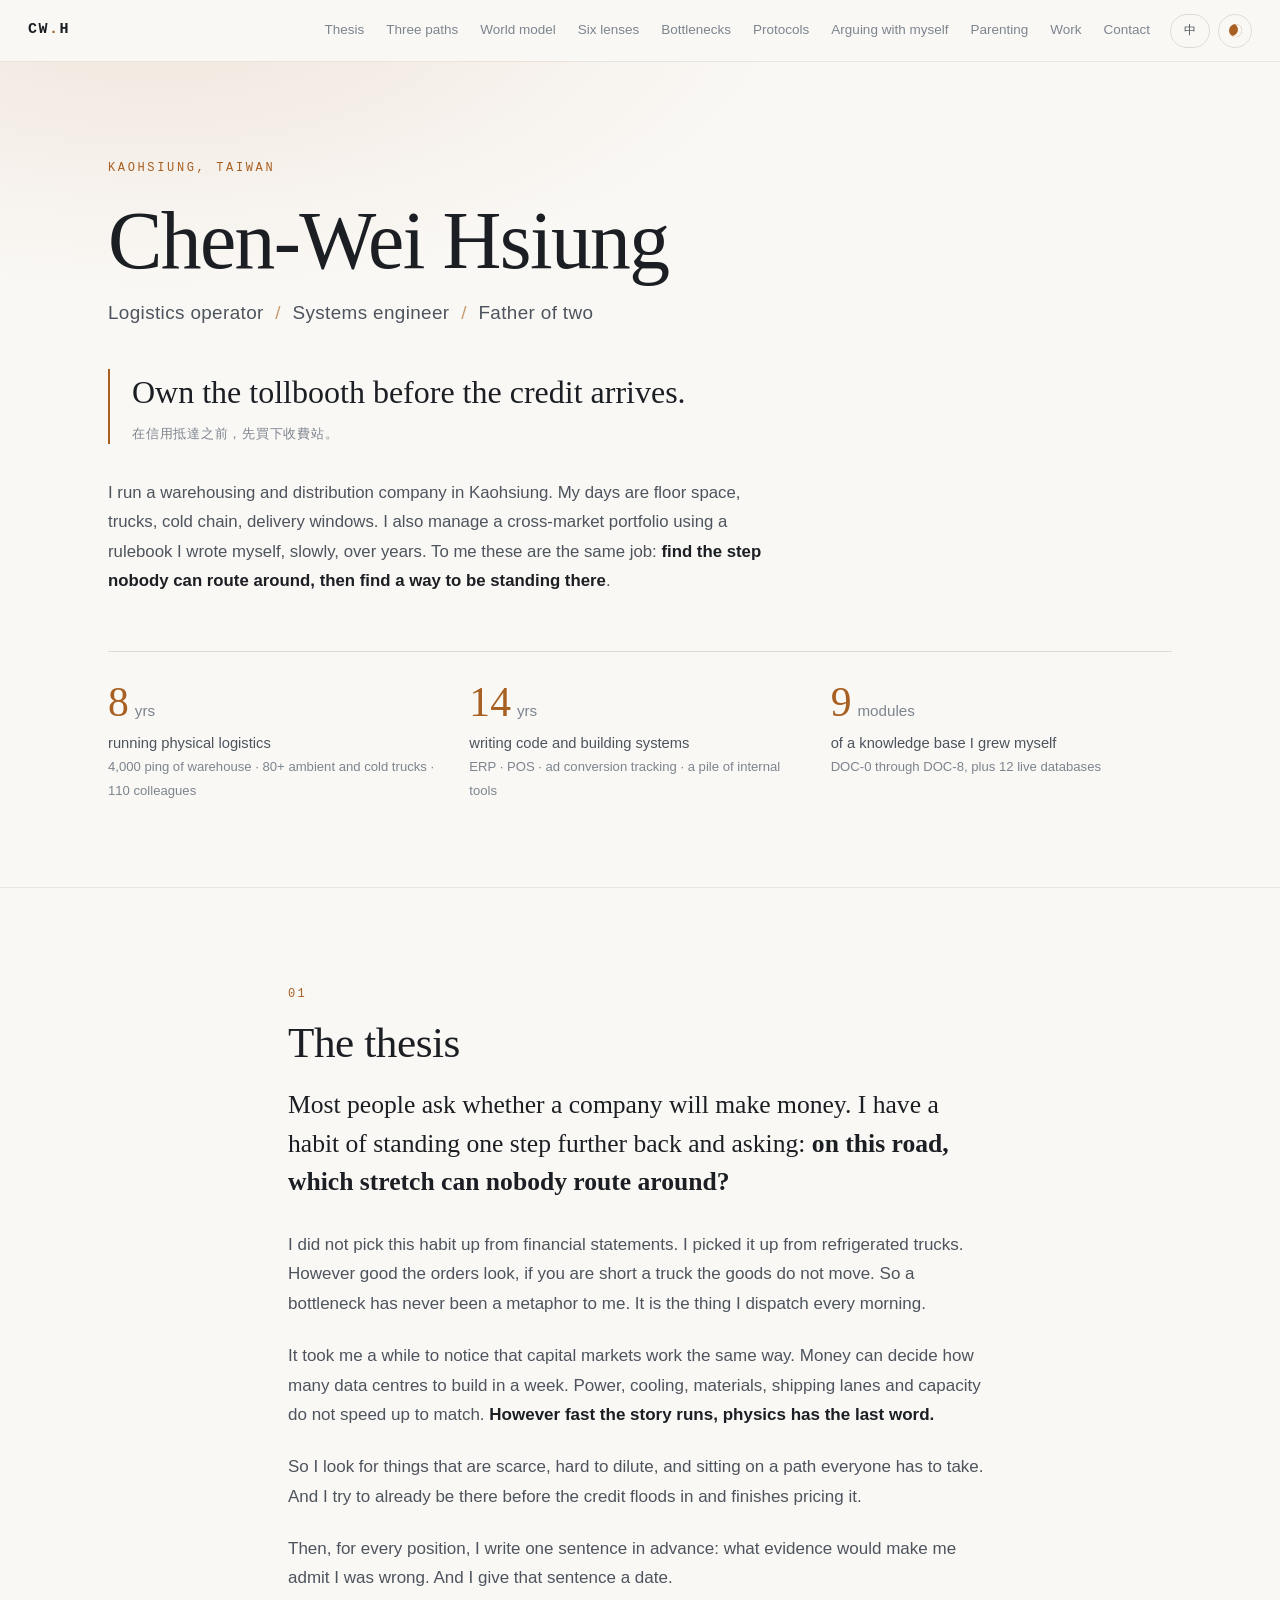
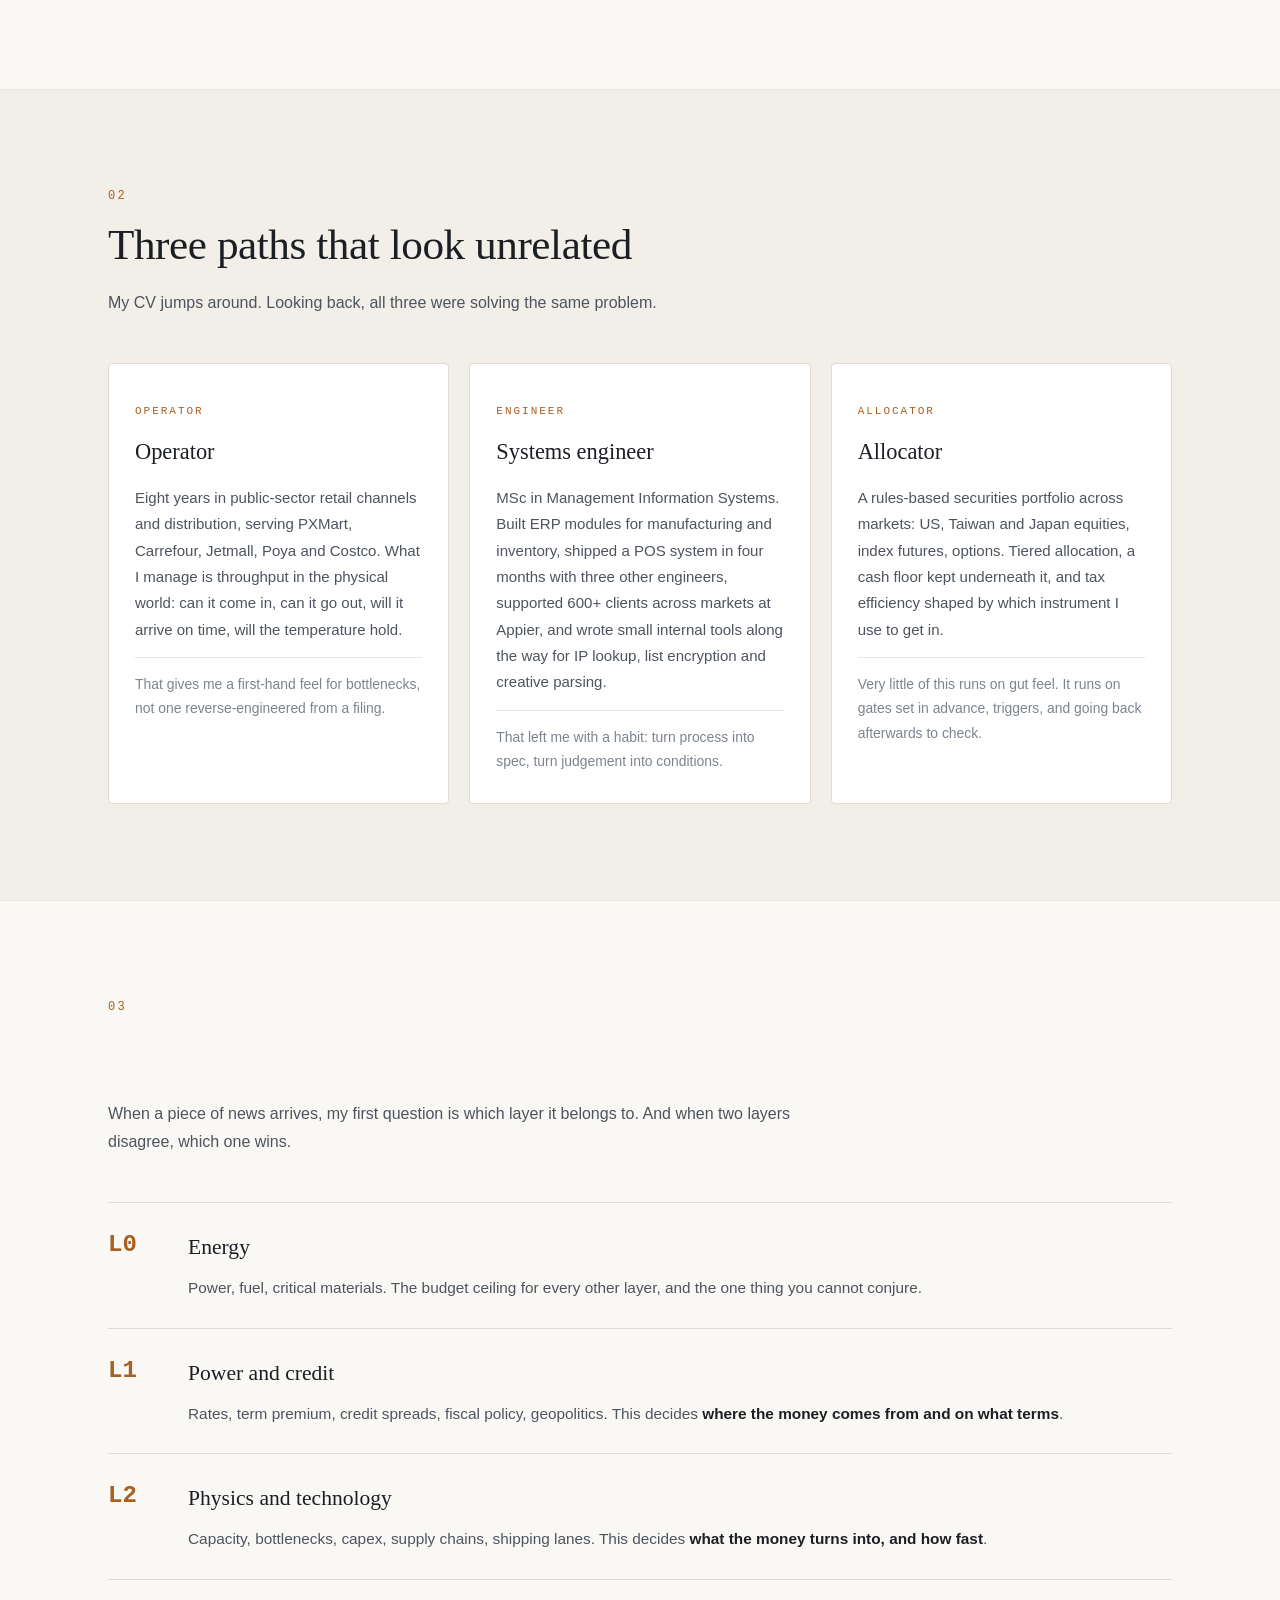
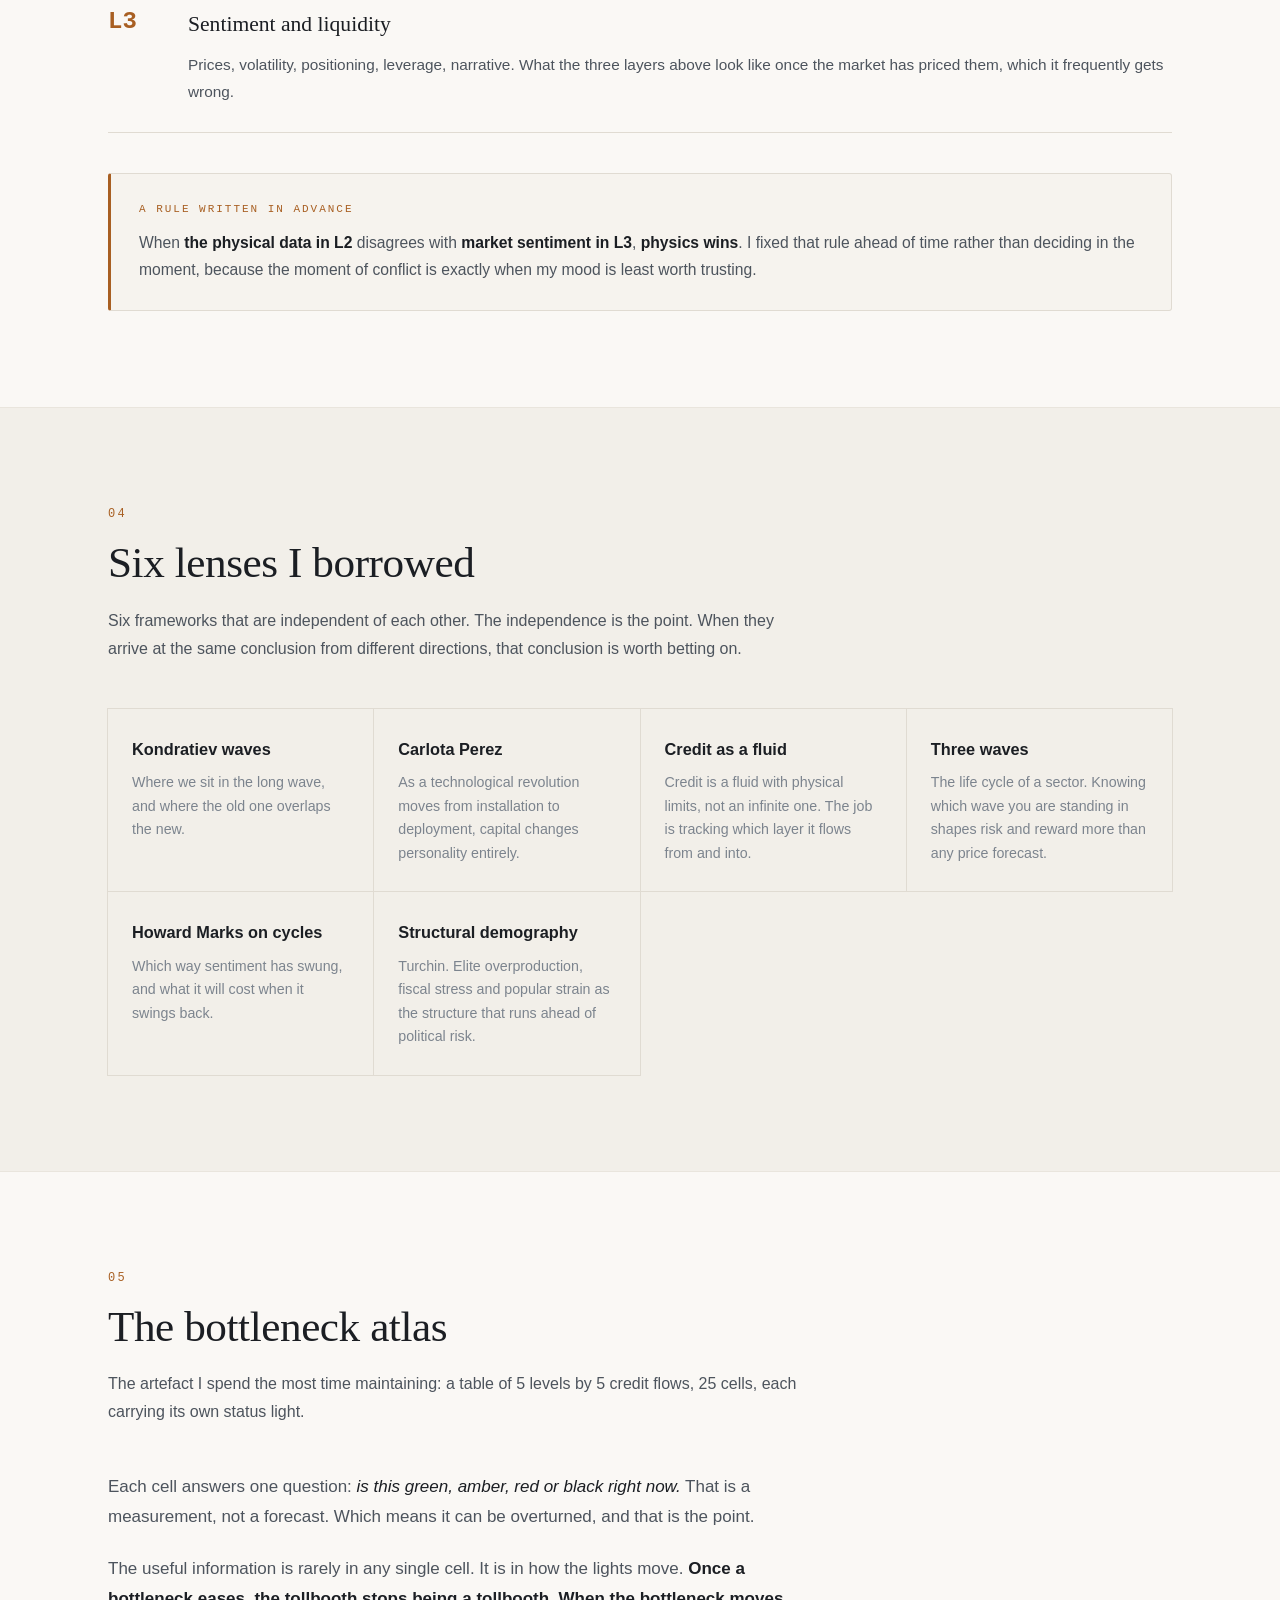
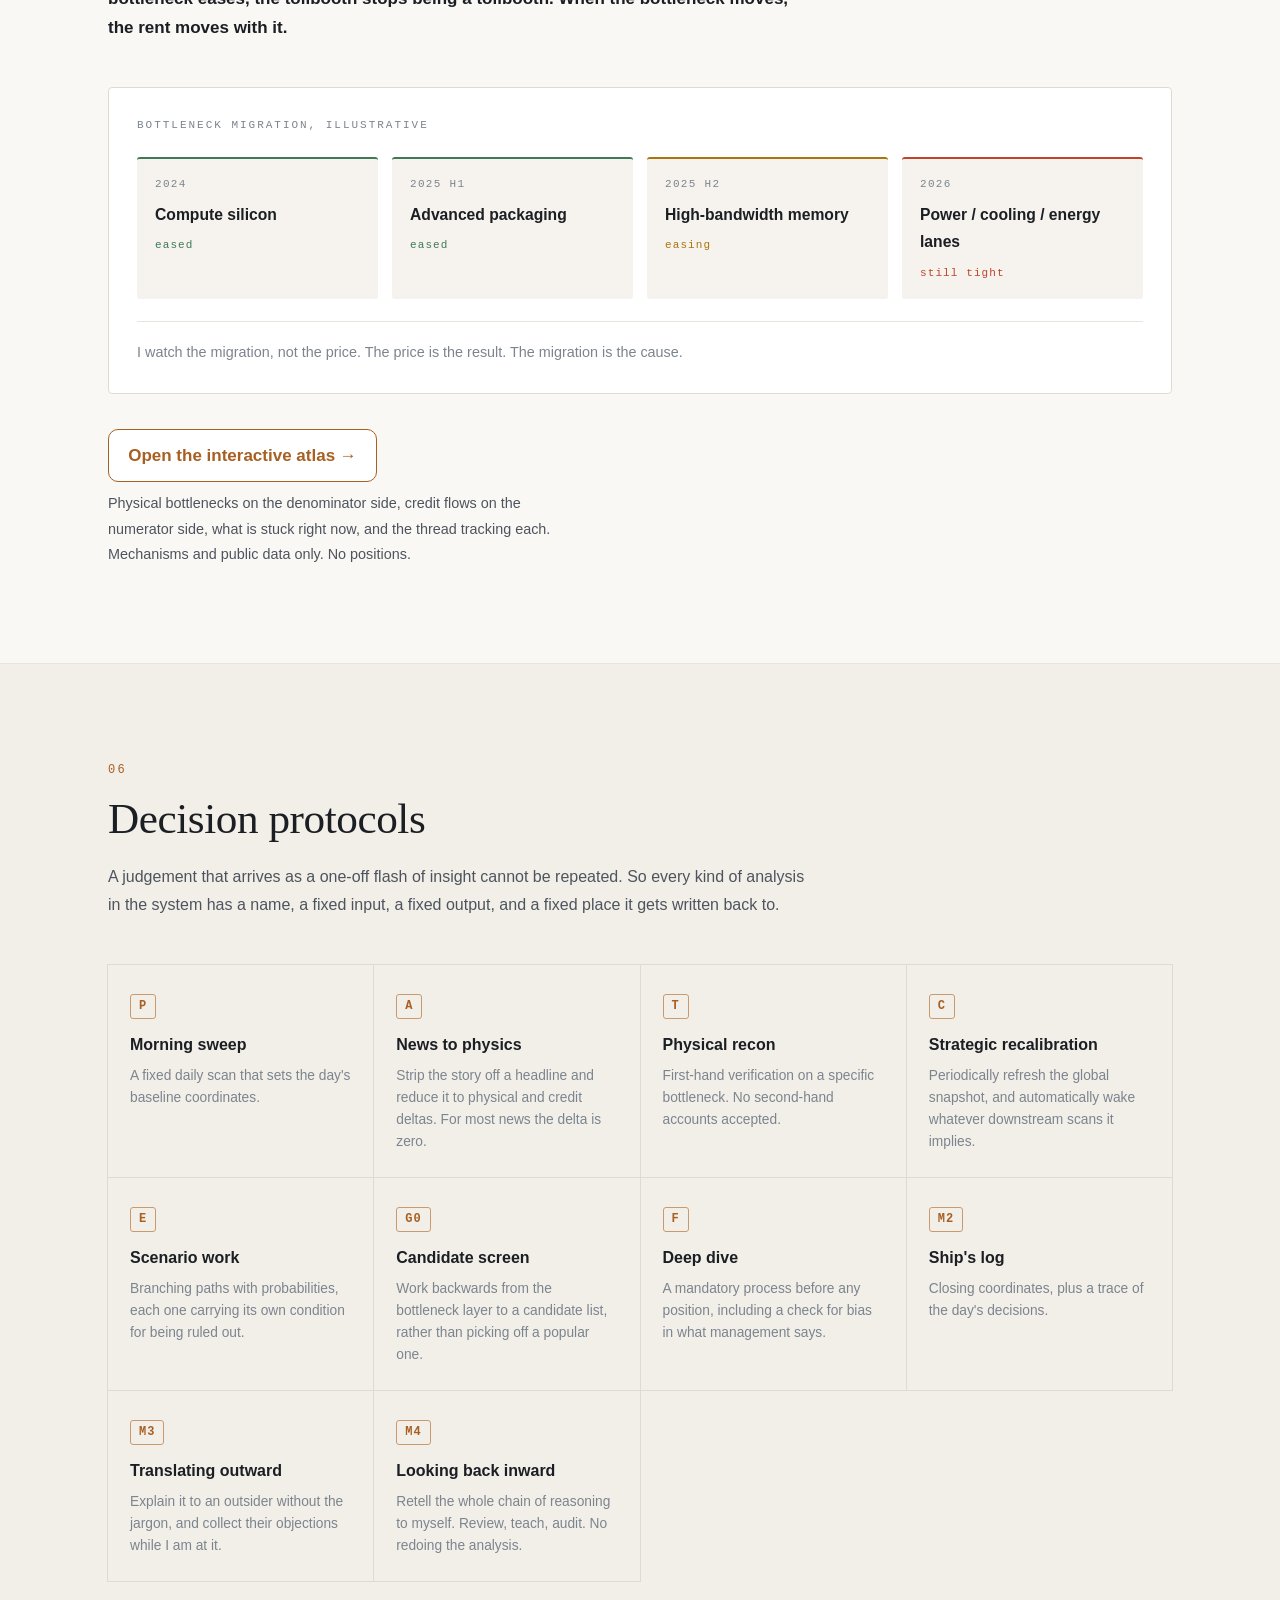
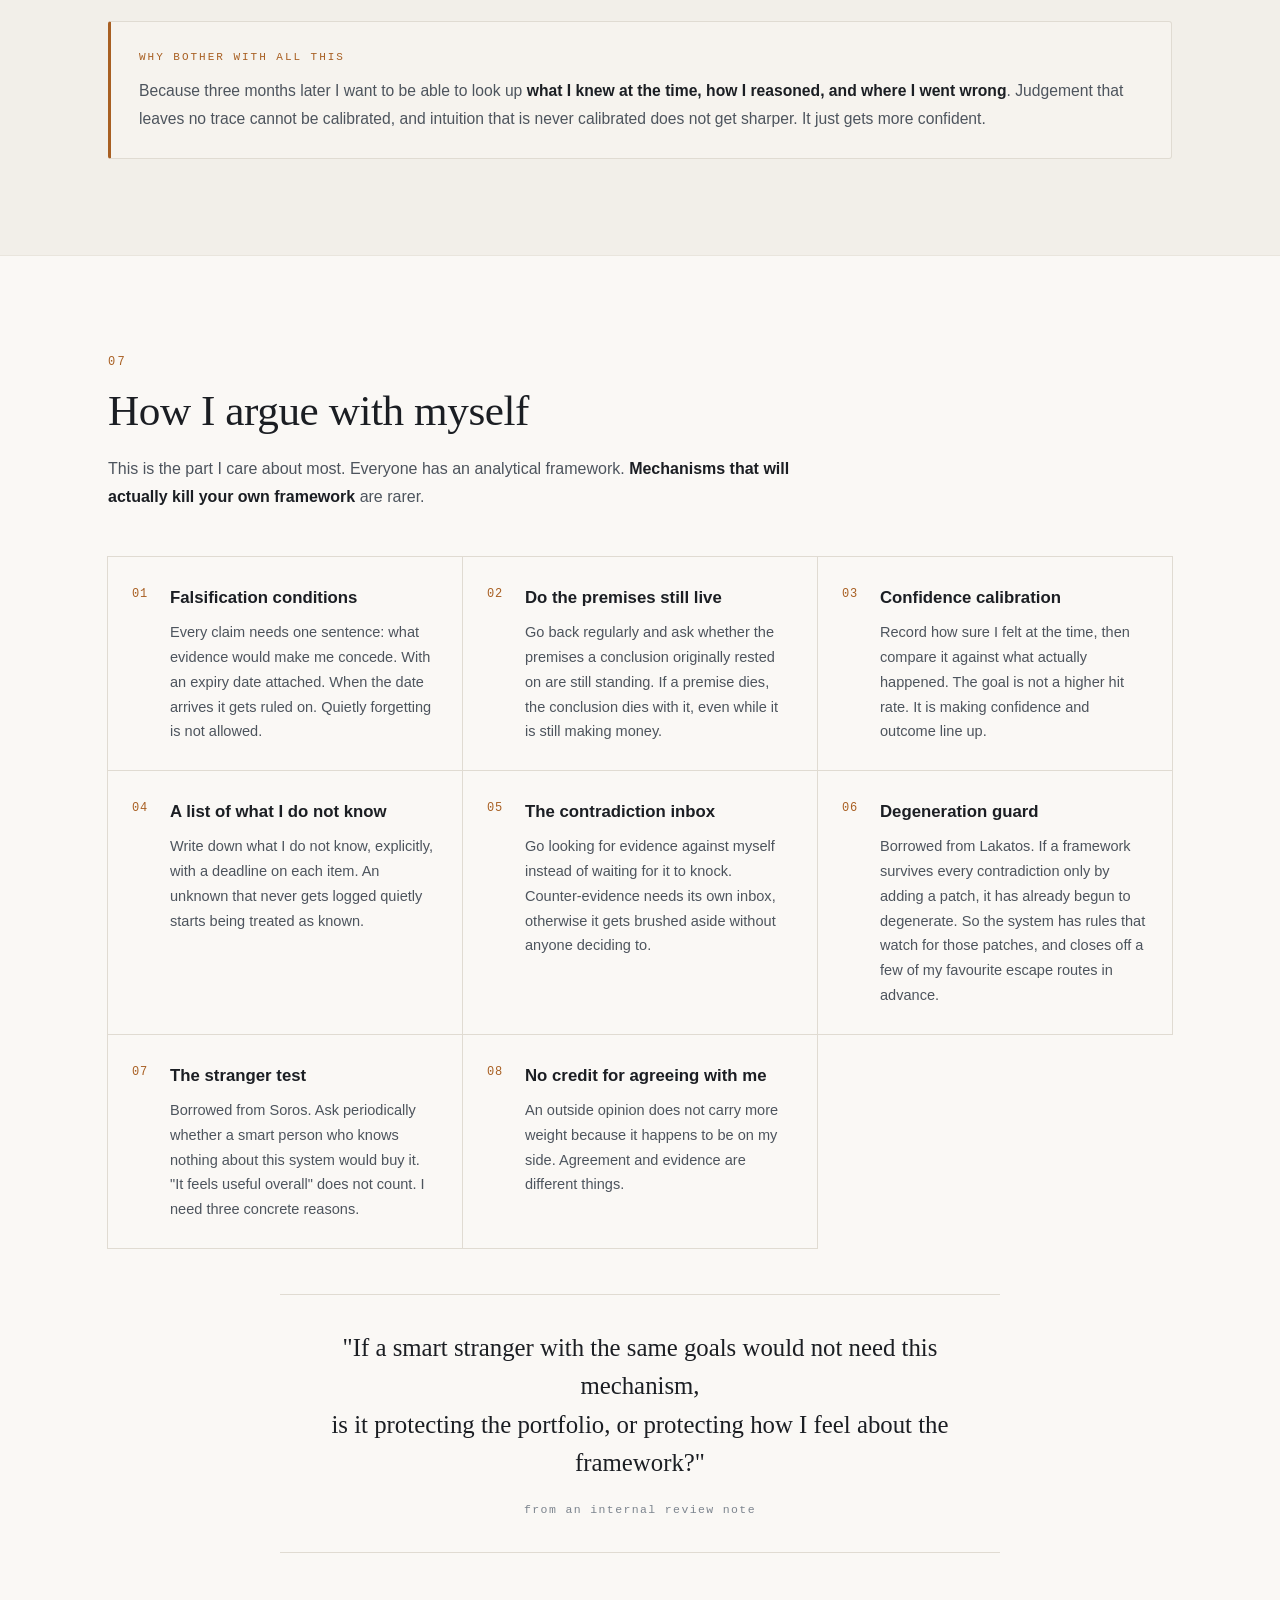
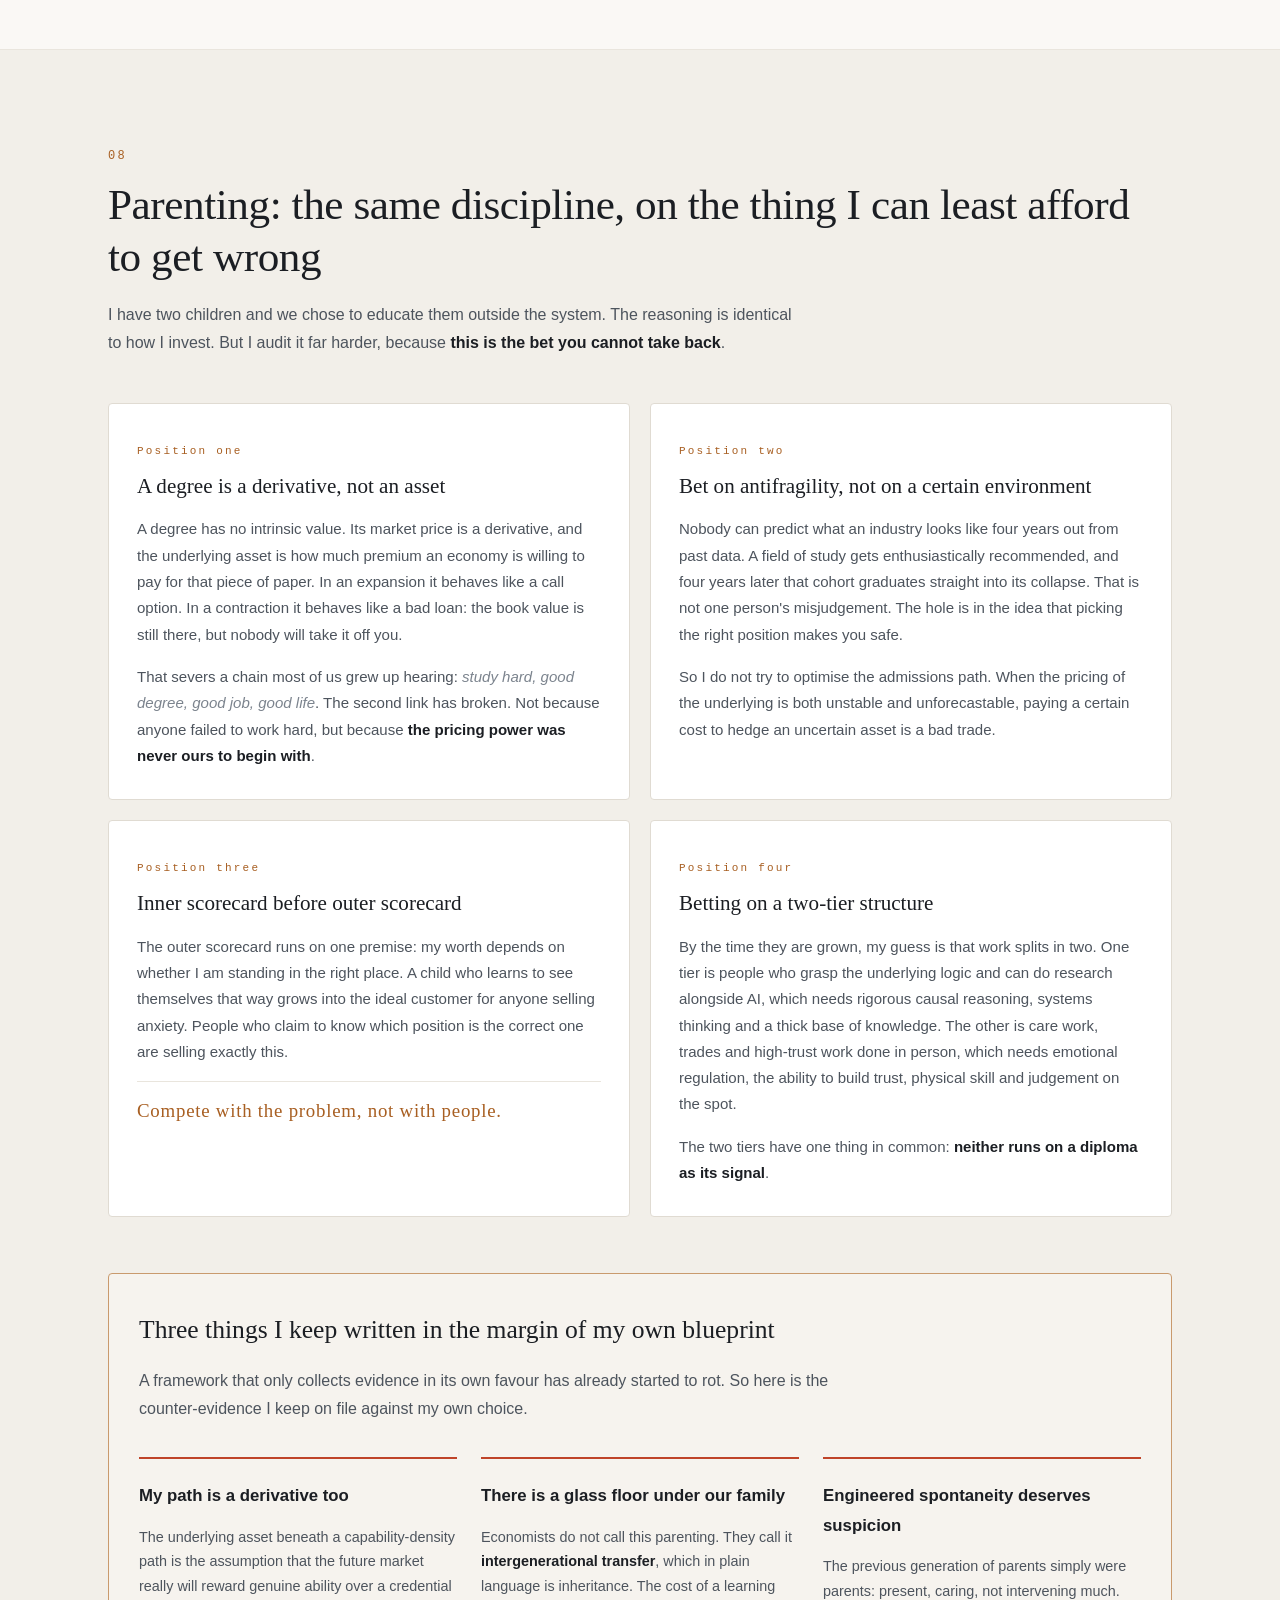
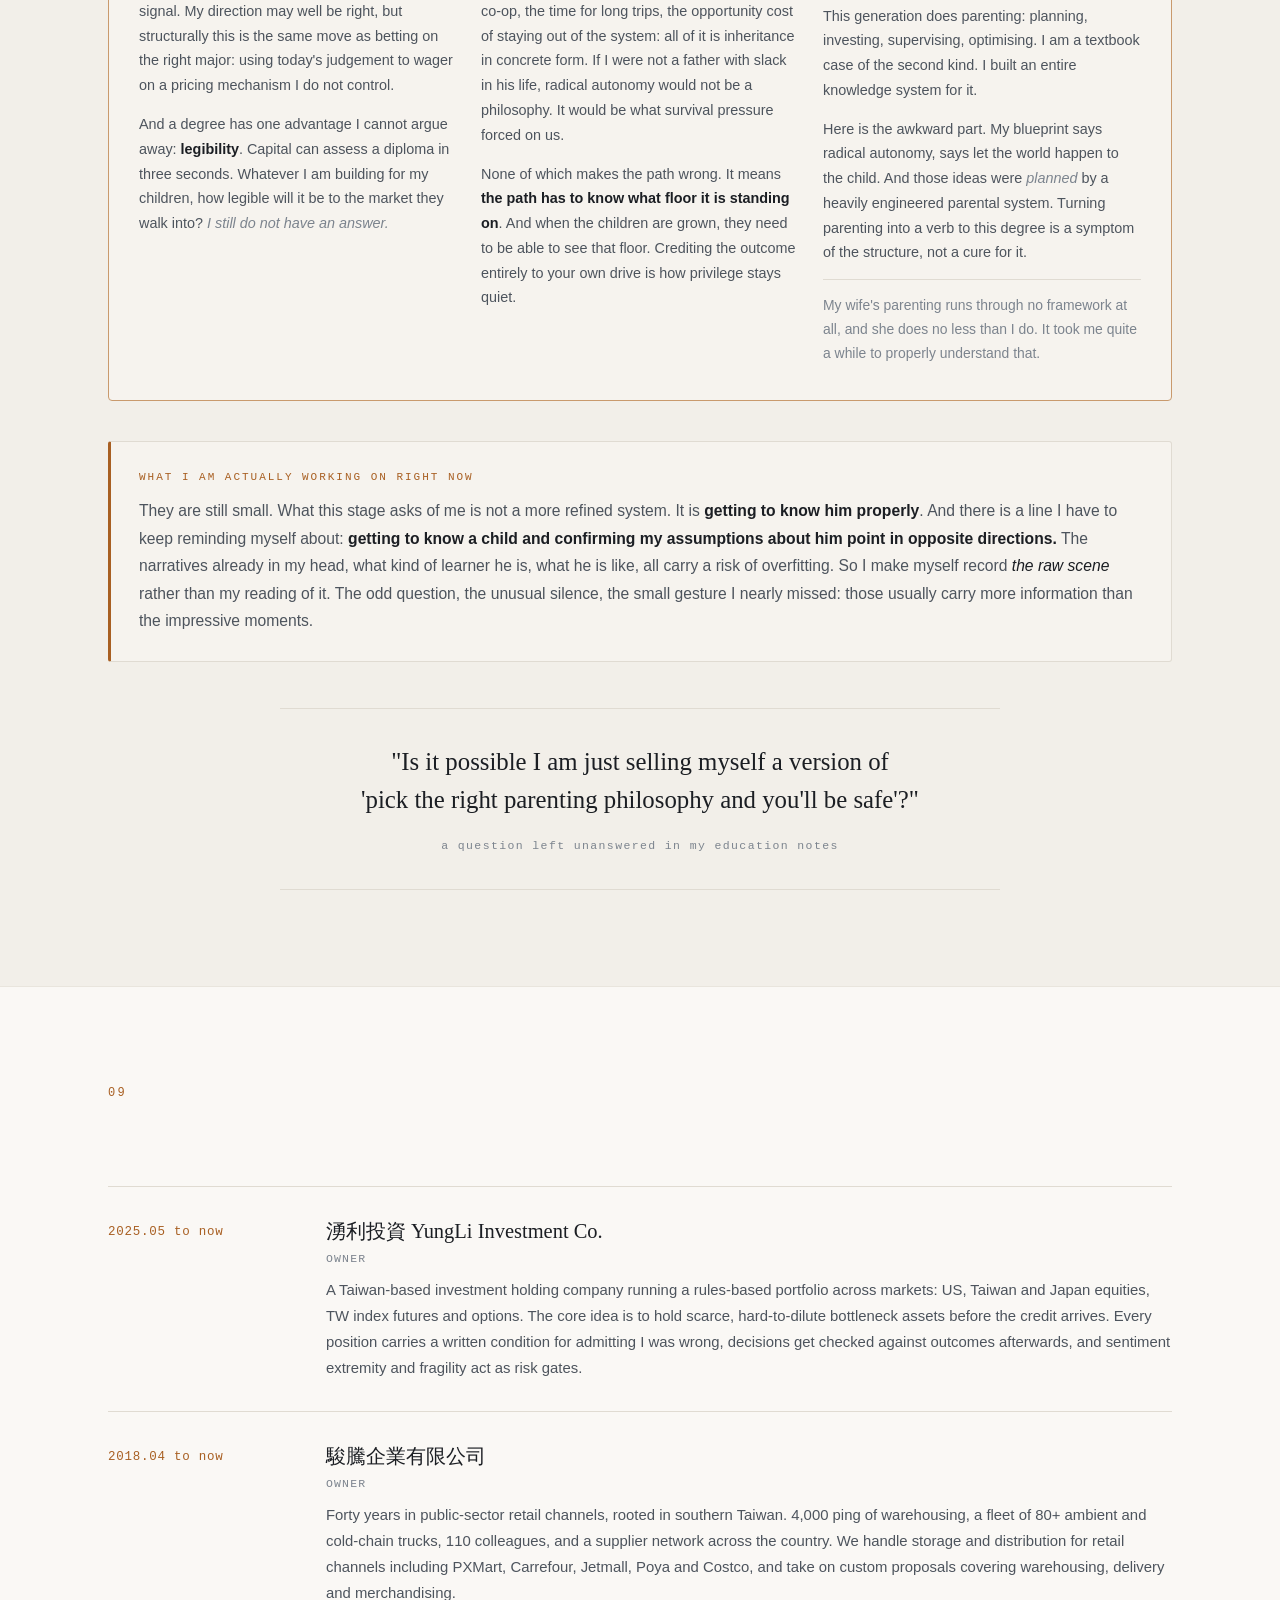
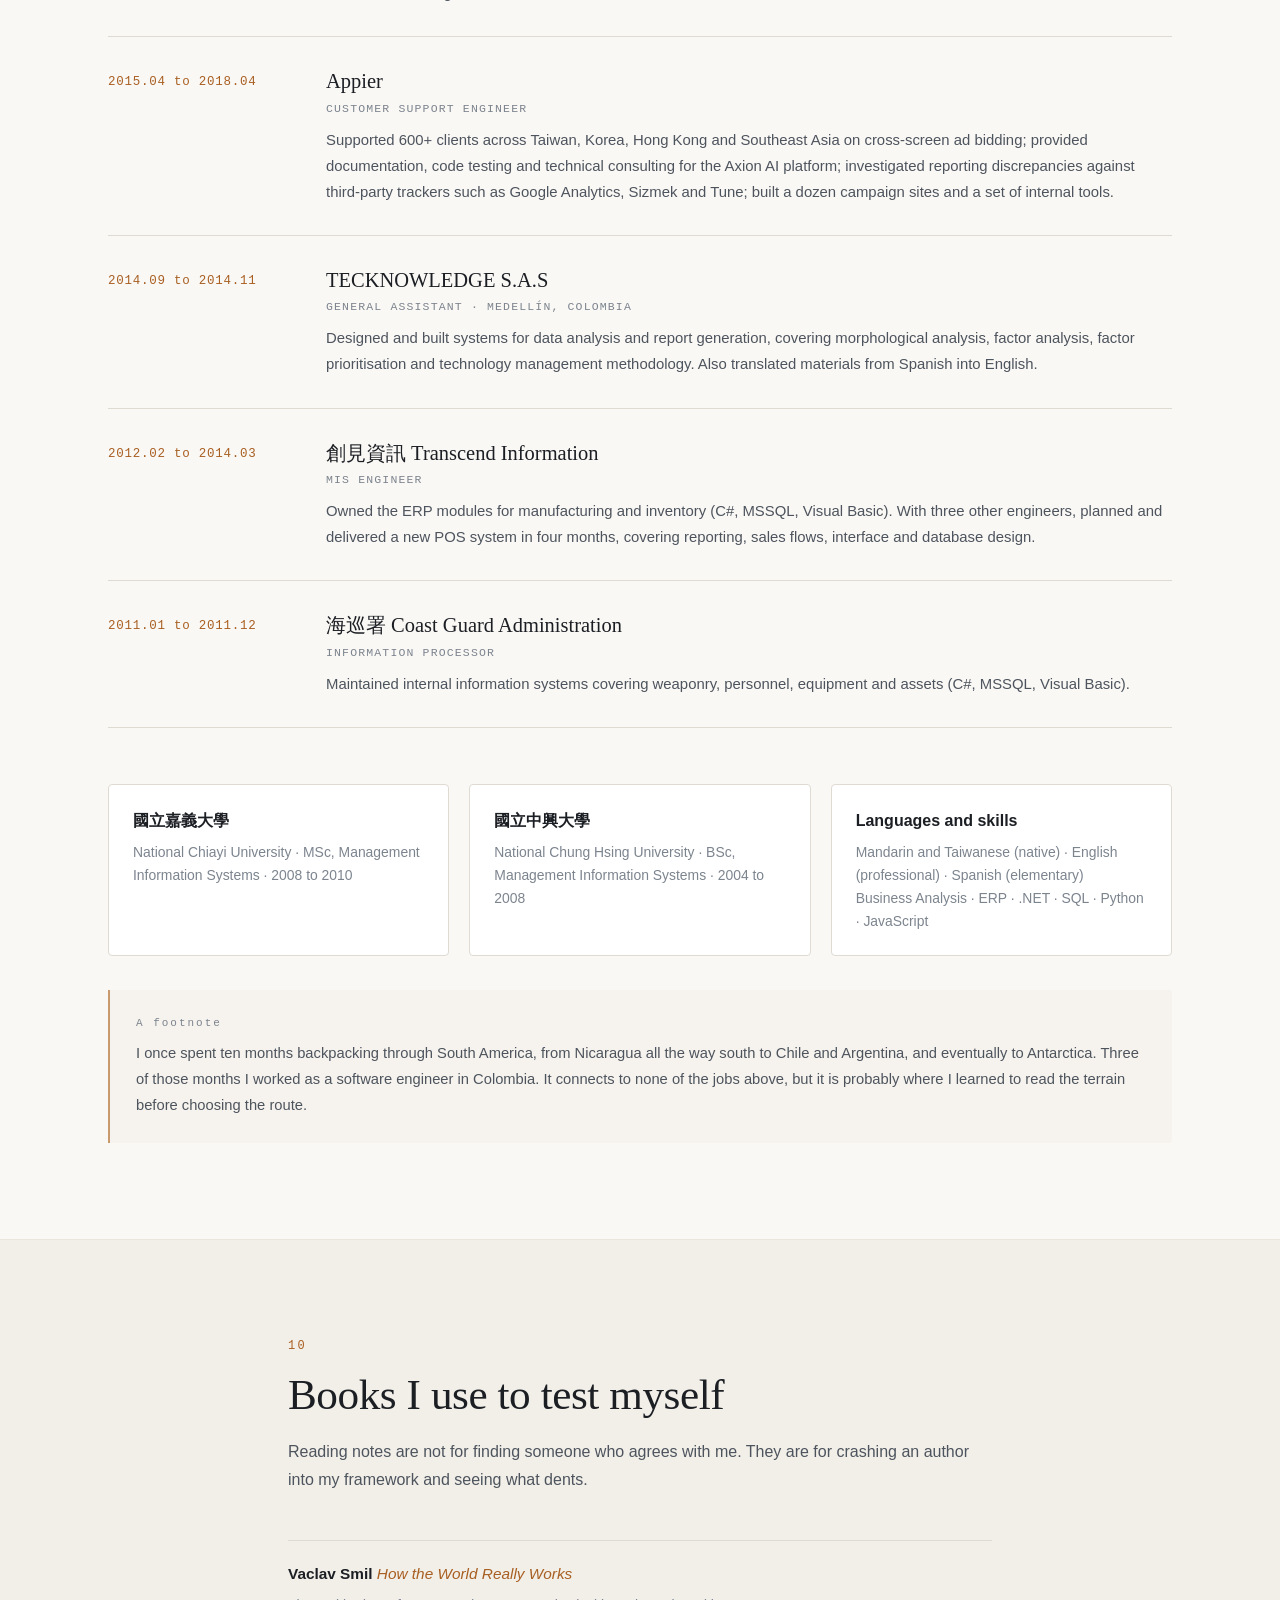
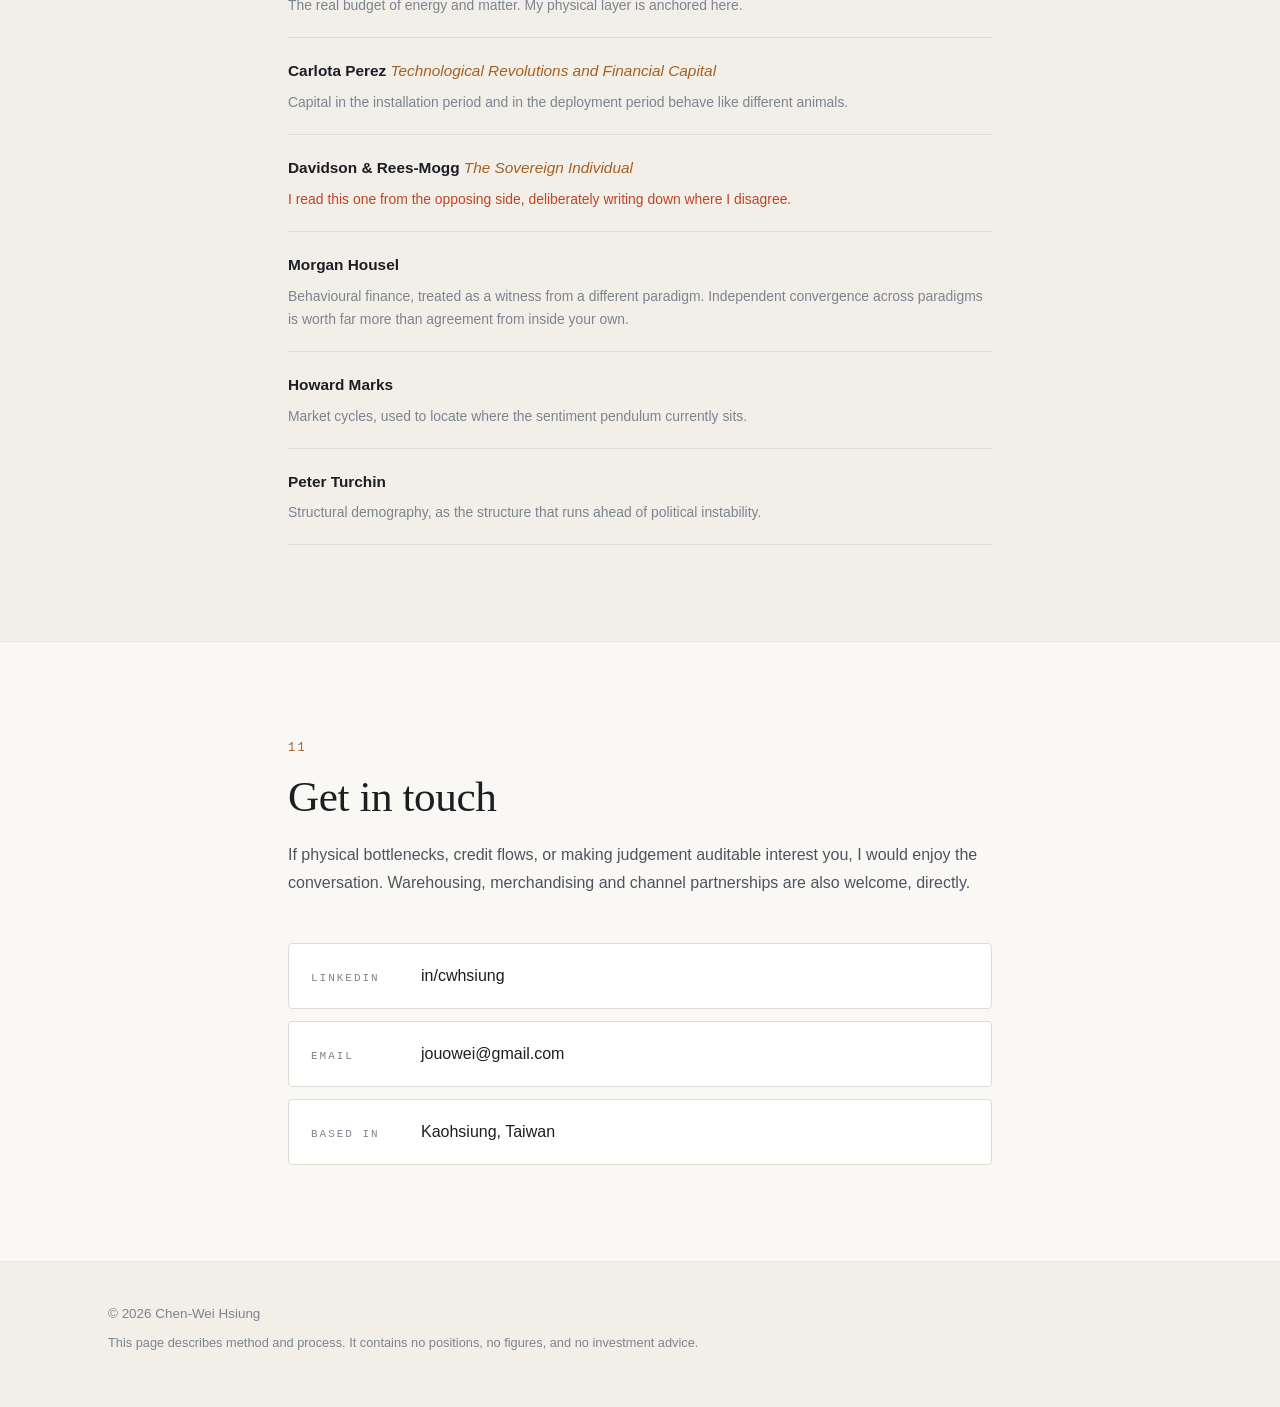
<file: index.html>
<!DOCTYPE html>
<html lang="zh-Hant">
<head>
<meta charset="utf-8">
<meta name="viewport" content="width=device-width, initial-scale=1">
<title>Chen-Wei Hsiung</title>
<meta name="description" content="Chen-Wei Hsiung：在高雄經營倉儲配送，也用一套自己寫的規則系統管理跨市場投資組合。關於物理瓶頸、信用流，以及怎麼跟自己吵架。">
<meta name="author" content="Chen-Wei Hsiung">
<meta property="og:title" content="Chen-Wei Hsiung">
<meta property="og:description" content="在信用抵達之前，先買下收費站。">
<meta property="og:type" content="profile">
<link rel="stylesheet" href="assets/styles.css">
<link rel="icon" href="data:image/svg+xml,<svg xmlns='http://www.w3.org/2000/svg' viewBox='0 0 100 100'><rect width='100' height='100' rx='20' fill='%230d0f12'/><path d='M28 70V30h10v16h24V30h10v40H62V55H38v15z' fill='%23d4884a'/></svg>">
<script>
/* Runs before first paint. Sets theme and language so neither flashes, and
   arms a dead-man switch: the scroll-reveal animation starts elements at
   opacity 0, so if assets/main.js never arrives the page would be invisible.
   If main.js has not checked in shortly, drop the .js class and show
   everything unconditionally. The page must never depend on JS to be read. */
(function () {
  var r = document.documentElement;
  r.classList.add('js');

  try {
    var t = localStorage.getItem('cwh-theme');
    if (t === 'light' || t === 'dark') r.setAttribute('data-theme', t);
  } catch (e) {}

  var l = null;
  try { l = localStorage.getItem('cwh-lang'); } catch (e) {}
  if (l !== 'zh' && l !== 'en') {
    l = (navigator.language || 'zh').toLowerCase().indexOf('zh') === 0 ? 'zh' : 'en';
  }
  r.setAttribute('data-lang', l);
  r.setAttribute('lang', l === 'zh' ? 'zh-Hant' : 'en');

  setTimeout(function () {
    if (!window.__cwhReady) r.classList.remove('js');
  }, 1500);
})();
</script>
</head>
<body>

<a class="skip" href="#main"><span lang="zh">跳至主要內容</span><span lang="en">Skip to content</span></a>

<header class="topbar">
  <a class="brand" href="#top">CW<span class="brand-dot">.</span>H</a>
  <nav class="topnav" aria-label="Sections">
    <a href="#thesis"><span lang="zh">論點</span><span lang="en">Thesis</span></a>
    <a href="#lens"><span lang="zh">三條路</span><span lang="en">Three paths</span></a>
    <a href="#model"><span lang="zh">世界模型</span><span lang="en">World model</span></a>
    <a href="#lenses"><span lang="zh">六副眼鏡</span><span lang="en">Six lenses</span></a>
    <a href="#bottleneck"><span lang="zh">瓶頸圖譜</span><span lang="en">Bottlenecks</span></a>
    <a href="#protocol"><span lang="zh">決策協議</span><span lang="en">Protocols</span></a>
    <a href="#epistemics"><span lang="zh">跟自己吵架</span><span lang="en">Arguing with myself</span></a>
    <a href="#parenting"><span lang="zh">親職</span><span lang="en">Parenting</span></a>
    <a href="#career"><span lang="zh">經歷</span><span lang="en">Work</span></a>
    <a href="#contact"><span lang="zh">聯絡</span><span lang="en">Contact</span></a>
  </nav>
  <div class="toggles">
    <button id="langToggle" class="lang-toggle" type="button" aria-label="Switch language">
      <span lang="zh">EN</span><span lang="en">中</span>
    </button>
    <button id="themeToggle" class="theme-toggle" type="button" aria-label="Switch light or dark theme">
      <span class="theme-icon" aria-hidden="true"></span>
    </button>
  </div>
</header>

<main id="main">

<!-- ───────────────────────── HERO ───────────────────────── -->
<section id="top" class="hero">
  <div class="wrap">
    <p class="eyebrow reveal"><span lang="zh">台灣 高雄</span><span lang="en">Kaohsiung, Taiwan</span></p>
    <h1 class="reveal">Chen-Wei&nbsp;Hsiung</h1>
    <p class="role reveal">
      <span lang="zh">物流業者 <span class="sep">/</span> 系統工程師 <span class="sep">/</span> 兩個孩子的爸</span>
      <span lang="en">Logistics operator <span class="sep">/</span> Systems engineer <span class="sep">/</span> Father of two</span>
    </p>

    <blockquote class="hero-quote reveal">
      <span lang="zh">在信用抵達之前，先買下收費站。</span>
      <span lang="en">Own the tollbooth before the credit arrives.</span>
      <cite lang="en" class="when-zh">Own the tollbooth before the credit arrives.</cite>
      <cite lang="zh" class="when-en">在信用抵達之前，先買下收費站。</cite>
    </blockquote>

    <div class="lede reveal">
      <p lang="zh">
        我在高雄經營一家倉儲配送公司，每天處理的是坪數、車輛、溫層和到貨時間。
        我也用一套自己慢慢寫出來的規則，管理跨市場的投資組合。
        這兩件事在我看來是同一件事：<strong>找出那個繞不過去的環節，然後想辦法待在那裡</strong>。
      </p>
      <p lang="en">
        I run a warehousing and distribution company in Kaohsiung. My days are floor space,
        trucks, cold chain, delivery windows. I also manage a cross-market portfolio using a
        rulebook I wrote myself, slowly, over years. To me these are the same job:
        <strong>find the step nobody can route around, then find a way to be standing there</strong>.
      </p>
    </div>

    <div class="stats reveal">
      <div class="stat">
        <span class="stat-n">8<small lang="zh">年</small><small lang="en">yrs</small></span>
        <span class="stat-l">
          <span lang="zh">經營實體物流<br><em>4,000 坪倉儲 · 80 多輛常低溫車 · 110 位同事</em></span>
          <span lang="en">running physical logistics<br><em>4,000 ping of warehouse · 80+ ambient and cold trucks · 110 colleagues</em></span>
        </span>
      </div>
      <div class="stat">
        <span class="stat-n">14<small lang="zh">年</small><small lang="en">yrs</small></span>
        <span class="stat-l">
          <span lang="zh">寫程式、建系統<br><em>ERP · POS · 廣告轉換追蹤 · 一堆內部小工具</em></span>
          <span lang="en">writing code and building systems<br><em>ERP · POS · ad conversion tracking · a pile of internal tools</em></span>
        </span>
      </div>
      <div class="stat">
        <span class="stat-n">9<small lang="zh">模組</small><small lang="en">modules</small></span>
        <span class="stat-l">
          <span lang="zh">自己長出來的知識庫<br><em>DOC-0 到 DOC-8，加 12 個動態資料庫</em></span>
          <span lang="en">of a knowledge base I grew myself<br><em>DOC-0 through DOC-8, plus 12 live databases</em></span>
        </span>
      </div>
    </div>
  </div>
</section>

<!-- ───────────────────────── THESIS ───────────────────────── -->
<section id="thesis" class="band">
  <div class="wrap narrow">
    <p class="sec-num">01</p>
    <h2 class="reveal"><span lang="zh">論點</span><span lang="en">The thesis</span></h2>
    <div class="prose reveal">
      <p class="big" lang="zh">
        大部分人問的是「這家公司會不會賺錢」。我習慣往前站一步問：
        <strong>這條路上，哪一段是繞不過去的？</strong>
      </p>
      <p class="big" lang="en">
        Most people ask whether a company will make money. I have a habit of standing one step
        further back and asking: <strong>on this road, which stretch can nobody route around?</strong>
      </p>

      <p lang="zh">
        這個習慣不是從財報學來的，是從冷鏈車學來的。訂單再漂亮，車不夠就是出不去。
        所以「瓶頸」對我從來不是比喻，那是我每天早上要調度的東西。
      </p>
      <p lang="en">
        I did not pick this habit up from financial statements. I picked it up from refrigerated
        trucks. However good the orders look, if you are short a truck the goods do not move.
        So a bottleneck has never been a metaphor to me. It is the thing I dispatch every morning.
      </p>

      <p lang="zh">
        後來我發現，看資本市場其實是同一回事。錢可以在一週內決定要蓋多少座資料中心，
        但電力、冷卻、材料、航道和產能不會跟著加速。<strong>故事跑得多快，最後是物理說了算。</strong>
      </p>
      <p lang="en">
        It took me a while to notice that capital markets work the same way. Money can decide how
        many data centres to build in a week. Power, cooling, materials, shipping lanes and capacity
        do not speed up to match. <strong>However fast the story runs, physics has the last word.</strong>
      </p>

      <p lang="zh">
        所以我找的是那種稀缺、不容易被稀釋、剛好卡在必經之路上的東西，
        並且盡量在信用大舉湧入、把它定價完成之前就先待在那裡。
      </p>
      <p lang="en">
        So I look for things that are scarce, hard to dilute, and sitting on a path everyone has to
        take. And I try to already be there before the credit floods in and finishes pricing it.
      </p>

      <p lang="zh">
        然後，每一個部位我都會先寫下一句話：什麼證據出現，我就承認自己看錯了。
        還會給它一個日期。
      </p>
      <p lang="en">
        Then, for every position, I write one sentence in advance: what evidence would make me admit
        I was wrong. And I give that sentence a date.
      </p>
    </div>
  </div>
</section>

<!-- ───────────────────────── THREE PATHS ───────────────────────── -->
<section id="lens" class="band alt">
  <div class="wrap">
    <p class="sec-num">02</p>
    <h2 class="reveal">
      <span lang="zh">三條看起來不相干的路</span>
      <span lang="en">Three paths that look unrelated</span>
    </h2>
    <p class="sec-sub reveal">
      <span lang="zh">我的履歷跳來跳去。但回頭看，它們解的是同一個問題。</span>
      <span lang="en">My CV jumps around. Looking back, all three were solving the same problem.</span>
    </p>

    <div class="cards three">
      <article class="card reveal">
        <span class="card-tag">Operator</span>
        <h3><span lang="zh">營運者</span><span lang="en">Operator</span></h3>
        <p lang="zh">
          八年做軍公教通路和零售儲運，服務全聯、家福、捷盟、寶雅、Costco 這些通路。
          我管的是實體世界的吞吐量：東西進得來嗎、出得去嗎、幾點到、溫度撐不撐得住。
        </p>
        <p lang="en">
          Eight years in public-sector retail channels and distribution, serving PXMart, Carrefour,
          Jetmall, Poya and Costco. What I manage is throughput in the physical world: can it come in,
          can it go out, will it arrive on time, will the temperature hold.
        </p>
        <p class="card-note" lang="zh">這讓我對瓶頸的感覺很直接，不是從財報反推出來的想像。</p>
        <p class="card-note" lang="en">That gives me a first-hand feel for bottlenecks, not one reverse-engineered from a filing.</p>
      </article>

      <article class="card reveal">
        <span class="card-tag">Engineer</span>
        <h3><span lang="zh">系統工程師</span><span lang="en">Systems engineer</span></h3>
        <p lang="zh">
          資訊管理碩士。做過製造和庫存的 ERP，和三位工程師在四個月內把一套 POS 系統生出來，
          在 Appier 支援六百多個跨市場客戶，順手寫了些查 IP、加密、解析素材的小工具。
        </p>
        <p lang="en">
          MSc in Management Information Systems. Built ERP modules for manufacturing and inventory,
          shipped a POS system in four months with three other engineers, supported 600+ clients
          across markets at Appier, and wrote small internal tools along the way for IP lookup,
          list encryption and creative parsing.
        </p>
        <p class="card-note" lang="zh">這讓我養成一個習慣：把流程寫成規格，把判斷寫成條件。</p>
        <p class="card-note" lang="en">That left me with a habit: turn process into spec, turn judgement into conditions.</p>
      </article>

      <article class="card reveal">
        <span class="card-tag">Allocator</span>
        <h3><span lang="zh">配置者</span><span lang="en">Allocator</span></h3>
        <p lang="zh">
          用規則管理跨市場的證券組合：美股、台股、日股、指數期貨、選擇權。
          分層配置，留一層現金地板，稅務效率會影響我選哪個工具進場。
        </p>
        <p lang="en">
          A rules-based securities portfolio across markets: US, Taiwan and Japan equities, index
          futures, options. Tiered allocation, a cash floor kept underneath it, and tax efficiency
          shaped by which instrument I use to get in.
        </p>
        <p class="card-note" lang="zh">這裡我不太靠盤感。靠的是事先設好的閘門、觸發條件，和事後回頭對答案。</p>
        <p class="card-note" lang="en">Very little of this runs on gut feel. It runs on gates set in advance, triggers, and going back afterwards to check.</p>
      </article>
    </div>
  </div>
</section>

<!-- ───────────────────────── WORLD MODEL ───────────────────────── -->
<section id="model" class="band">
  <div class="wrap">
    <p class="sec-num">03</p>
    <h2 class="reveal"><span lang="zh">我看世界的四層</span><span lang="en">The four layers I read the world in</span></h2>
    <p class="sec-sub reveal">
      <span lang="zh">一則新聞進來，我第一件事是問它屬於哪一層。層跟層打架的時候，誰說了算。</span>
      <span lang="en">When a piece of news arrives, my first question is which layer it belongs to. And when two layers disagree, which one wins.</span>
    </p>

    <ol class="layers">
      <li class="layer reveal">
        <span class="layer-id">L0</span>
        <div class="layer-body">
          <h3><span lang="zh">能量</span><span lang="en">Energy</span></h3>
          <p lang="zh">電力、燃料、關鍵材料。這是其他所有層的預算上限，而且它變不出來。</p>
          <p lang="en">Power, fuel, critical materials. The budget ceiling for every other layer, and the one thing you cannot conjure.</p>
        </div>
      </li>
      <li class="layer reveal">
        <span class="layer-id">L1</span>
        <div class="layer-body">
          <h3><span lang="zh">權力與信用</span><span lang="en">Power and credit</span></h3>
          <p lang="zh">利率、期限溢酬、信用利差、財政、地緣。它決定<em>錢從哪裡來、用什麼條件來</em>。</p>
          <p lang="en">Rates, term premium, credit spreads, fiscal policy, geopolitics. This decides <em>where the money comes from and on what terms</em>.</p>
        </div>
      </li>
      <li class="layer reveal">
        <span class="layer-id">L2</span>
        <div class="layer-body">
          <h3><span lang="zh">物理與技術</span><span lang="en">Physics and technology</span></h3>
          <p lang="zh">產能、瓶頸、資本支出、供應鏈、航道。它決定<em>錢最後變成什麼，以及變得多快</em>。</p>
          <p lang="en">Capacity, bottlenecks, capex, supply chains, shipping lanes. This decides <em>what the money turns into, and how fast</em>.</p>
        </div>
      </li>
      <li class="layer reveal">
        <span class="layer-id">L3</span>
        <div class="layer-body">
          <h3><span lang="zh">情緒與流動性</span><span lang="en">Sentiment and liquidity</span></h3>
          <p lang="zh">價格、波動、部位、槓桿、故事。這是上面三層被市場定價之後的樣子，而定價常常是錯的。</p>
          <p lang="en">Prices, volatility, positioning, leverage, narrative. What the three layers above look like once the market has priced them, which it frequently gets wrong.</p>
        </div>
      </li>
    </ol>

    <div class="rule reveal">
      <span class="rule-label"><span lang="zh">事先寫好的規則</span><span lang="en">A rule written in advance</span></span>
      <p lang="zh">
        當 <strong>L2 的物理數據</strong>跟 <strong>L3 的市場情緒</strong>打架，<strong>物理優先</strong>。
        這條我是事先寫死的，不是當下才決定。因為衝突發生的那個當下，
        正好是我最不該相信自己心情的時候。
      </p>
      <p lang="en">
        When <strong>the physical data in L2</strong> disagrees with <strong>market sentiment in L3</strong>,
        <strong>physics wins</strong>. I fixed that rule ahead of time rather than deciding in the moment,
        because the moment of conflict is exactly when my mood is least worth trusting.
      </p>
    </div>
  </div>
</section>

<!-- ───────────────────────── SIX LENSES ───────────────────────── -->
<section id="lenses" class="band alt">
  <div class="wrap">
    <p class="sec-num">04</p>
    <h2 class="reveal"><span lang="zh">我借來的六副眼鏡</span><span lang="en">Six lenses I borrowed</span></h2>
    <p class="sec-sub reveal">
      <span lang="zh">六個彼此獨立的框架。獨立這件事很重要：它們如果從不同方向指到同一個結論，那個結論才值得下注。</span>
      <span lang="en">Six frameworks that are independent of each other. The independence is the point. When they arrive at the same conclusion from different directions, that conclusion is worth betting on.</span>
    </p>

    <div class="grid-mini">
      <div class="mini reveal">
        <h4><span lang="zh">康波週期</span><span lang="en">Kondratiev waves</span></h4>
        <p lang="zh">判斷我們站在長波的哪一段，以及舊波和新波重疊在哪裡。</p>
        <p lang="en">Where we sit in the long wave, and where the old one overlaps the new.</p>
      </div>
      <div class="mini reveal">
        <h4><span lang="zh">佩蕾絲框架</span><span lang="en">Carlota Perez</span></h4>
        <p lang="zh">技術革命從安裝期走到部署期，資本的性格會整個換一副臉。</p>
        <p lang="en">As a technological revolution moves from installation to deployment, capital changes personality entirely.</p>
      </div>
      <div class="mini reveal">
        <h4><span lang="zh">信用物理</span><span lang="en">Credit as a fluid</span></h4>
        <p lang="zh">信用是有物理限制的流體，不是無限的。要追蹤它從哪一層流到哪一層。</p>
        <p lang="en">Credit is a fluid with physical limits, not an infinite one. The job is tracking which layer it flows from and into.</p>
      </div>
      <div class="mini reveal">
        <h4><span lang="zh">三浪模型</span><span lang="en">Three waves</span></h4>
        <p lang="zh">賽道的生命週期。知道自己站在第幾浪，比預測價格更能決定風險報酬。</p>
        <p lang="en">The life cycle of a sector. Knowing which wave you are standing in shapes risk and reward more than any price forecast.</p>
      </div>
      <div class="mini reveal">
        <h4><span lang="zh">Marks 的鐘擺</span><span lang="en">Howard Marks on cycles</span></h4>
        <p lang="zh">市場情緒現在擺到哪一邊，以及擺回來要付多少代價。</p>
        <p lang="en">Which way sentiment has swung, and what it will cost when it swings back.</p>
      </div>
      <div class="mini reveal">
        <h4><span lang="zh">結構人口學</span><span lang="en">Structural demography</span></h4>
        <p lang="zh">Turchin。菁英過度生產、財政壓力、民意張力，是政治風險的先行結構。</p>
        <p lang="en">Turchin. Elite overproduction, fiscal stress and popular strain as the structure that runs ahead of political risk.</p>
      </div>
    </div>
  </div>
</section>

<!-- ───────────────────────── BOTTLENECK ───────────────────────── -->
<section id="bottleneck" class="band">
  <div class="wrap">
    <p class="sec-num">05</p>
    <h2 class="reveal"><span lang="zh">物理瓶頸圖譜</span><span lang="en">The bottleneck atlas</span></h2>
    <p class="sec-sub reveal">
      <span lang="zh">系統裡我花最多時間維護的東西：一張 5 個層級乘 5 種信用流的表，25 格，每一格自己一個燈號。</span>
      <span lang="en">The artefact I spend the most time maintaining: a table of 5 levels by 5 credit flows, 25 cells, each carrying its own status light.</span>
    </p>

    <div class="prose reveal">
      <p lang="zh">
        每一格只回答一個問題：<em>這裡現在是綠燈、黃燈、紅燈，還是黑燈。</em>
        這不是預測，是量測。所以它可以被推翻，這正是我要的。
      </p>
      <p lang="en">
        Each cell answers one question: <em>is this green, amber, red or black right now.</em>
        That is a measurement, not a forecast. Which means it can be overturned, and that is the point.
      </p>
      <p lang="zh">
        真正有用的資訊其實不在單一格，而在燈號怎麼移動。
        <strong>瓶頸一旦鬆開，收費站就不再是收費站；瓶頸換了位置，租金也跟著搬家。</strong>
      </p>
      <p lang="en">
        The useful information is rarely in any single cell. It is in how the lights move.
        <strong>Once a bottleneck eases, the tollbooth stops being a tollbooth. When the bottleneck
        moves, the rent moves with it.</strong>
      </p>
    </div>

    <figure class="migration reveal">
      <figcaption><span lang="zh">瓶頸遷移追蹤（示意）</span><span lang="en">Bottleneck migration, illustrative</span></figcaption>
      <ol class="mig-track">
        <li>
          <span class="mig-y">2024</span>
          <span class="mig-t"><span lang="zh">運算晶片</span><span lang="en">Compute silicon</span></span>
          <span class="mig-s eased"><span lang="zh">已鬆開</span><span lang="en">eased</span></span>
        </li>
        <li>
          <span class="mig-y">2025 H1</span>
          <span class="mig-t"><span lang="zh">先進封裝</span><span lang="en">Advanced packaging</span></span>
          <span class="mig-s eased"><span lang="zh">已鬆開</span><span lang="en">eased</span></span>
        </li>
        <li>
          <span class="mig-y">2025 H2</span>
          <span class="mig-t"><span lang="zh">高頻寬記憶體</span><span lang="en">High-bandwidth memory</span></span>
          <span class="mig-s easing"><span lang="zh">鬆開中</span><span lang="en">easing</span></span>
        </li>
        <li>
          <span class="mig-y">2026</span>
          <span class="mig-t"><span lang="zh">電力 / 冷卻 / 能源航道</span><span lang="en">Power / cooling / energy lanes</span></span>
          <span class="mig-s hot"><span lang="zh">還卡著</span><span lang="en">still tight</span></span>
        </li>
      </ol>
      <p class="fig-note">
        <span lang="zh">我盯的是遷移，不是價格。價格是結果，遷移是原因。</span>
        <span lang="en">I watch the migration, not the price. The price is the result. The migration is the cause.</span>
      </p>
    </figure>

    <p class="atlas-cta reveal">
      <a href="atlas/">
        <span lang="zh">打開互動版瓶頸圖譜 →</span>
        <span lang="en">Open the interactive atlas →</span>
      </a>
      <span class="atlas-cta-note">
        <span lang="zh">分母側的物理瓶頸、分子側的信用流向、目前卡住的環節，以及追蹤它們的每一條線。只含機制與公開資料，不含任何部位。</span>
        <span lang="en">Physical bottlenecks on the denominator side, credit flows on the numerator side, what is stuck right now, and the thread tracking each. Mechanisms and public data only. No positions.</span>
      </span>
    </p>
  </div>
</section>

<!-- ───────────────────────── PROTOCOLS ───────────────────────── -->
<section id="protocol" class="band alt">
  <div class="wrap">
    <p class="sec-num">06</p>
    <h2 class="reveal"><span lang="zh">決策協議</span><span lang="en">Decision protocols</span></h2>
    <p class="sec-sub reveal">
      <span lang="zh">判斷如果只是一次性的靈感，下次就複製不了。所以系統裡每一種分析都有名字，有固定的輸入、輸出，和固定要寫回哪裡。</span>
      <span lang="en">A judgement that arrives as a one-off flash of insight cannot be repeated. So every kind of analysis in the system has a name, a fixed input, a fixed output, and a fixed place it gets written back to.</span>
    </p>

    <div class="proto-grid">
      <div class="proto reveal"><span class="p-id">P</span>
        <h4><span lang="zh">晨巡</span><span lang="en">Morning sweep</span></h4>
        <p lang="zh">每天固定掃一遍，把當日的座標基線立起來。</p>
        <p lang="en">A fixed daily scan that sets the day's baseline coordinates.</p>
      </div>
      <div class="proto reveal"><span class="p-id">A</span>
        <h4><span lang="zh">新聞物理轉譯</span><span lang="en">News to physics</span></h4>
        <p lang="zh">把新聞的故事剝掉，還原成物理和信用的增量。大多數新聞的增量是零。</p>
        <p lang="en">Strip the story off a headline and reduce it to physical and credit deltas. For most news the delta is zero.</p>
      </div>
      <div class="proto reveal"><span class="p-id">T</span>
        <h4><span lang="zh">物理偵察</span><span lang="en">Physical recon</span></h4>
        <p lang="zh">針對某個瓶頸做一手查證，不接受二手轉述。</p>
        <p lang="en">First-hand verification on a specific bottleneck. No second-hand accounts accepted.</p>
      </div>
      <div class="proto reveal"><span class="p-id">C</span>
        <h4><span lang="zh">戰略校準</span><span lang="en">Strategic recalibration</span></h4>
        <p lang="zh">定期更新全域座標快照，並自動把下游該掃的東西叫起來。</p>
        <p lang="en">Periodically refresh the global snapshot, and automatically wake whatever downstream scans it implies.</p>
      </div>
      <div class="proto reveal"><span class="p-id">E</span>
        <h4><span lang="zh">情境推演</span><span lang="en">Scenario work</span></h4>
        <p lang="zh">多條分支路徑和機率，每一條都要附上自己的否證條件。</p>
        <p lang="en">Branching paths with probabilities, each one carrying its own condition for being ruled out.</p>
      </div>
      <div class="proto reveal"><span class="p-id">G0</span>
        <h4><span lang="zh">標的前篩</span><span lang="en">Candidate screen</span></h4>
        <p lang="zh">從瓶頸層級反推候選名單，而不是從熱門清單裡挑。</p>
        <p lang="en">Work backwards from the bottleneck layer to a candidate list, rather than picking off a popular one.</p>
      </div>
      <div class="proto reveal"><span class="p-id">F</span>
        <h4><span lang="zh">個股盡調</span><span lang="en">Deep dive</span></h4>
        <p lang="zh">進場前的強制流程，包含管理層說法的偏差偵測。</p>
        <p lang="en">A mandatory process before any position, including a check for bias in what management says.</p>
      </div>
      <div class="proto reveal"><span class="p-id">M2</span>
        <h4><span lang="zh">航海日誌</span><span lang="en">Ship's log</span></h4>
        <p lang="zh">收盤座標，和當天的決策留痕。</p>
        <p lang="en">Closing coordinates, plus a trace of the day's decisions.</p>
      </div>
      <div class="proto reveal"><span class="p-id">M3</span>
        <h4><span lang="zh">對外翻譯</span><span lang="en">Translating outward</span></h4>
        <p lang="zh">用不帶術語的話講給外人聽，順便收集他們的反駁。</p>
        <p lang="en">Explain it to an outsider without the jargon, and collect their objections while I am at it.</p>
      </div>
      <div class="proto reveal"><span class="p-id">M4</span>
        <h4><span lang="zh">對內回顧</span><span lang="en">Looking back inward</span></h4>
        <p lang="zh">對自己把來龍去脈重講一次。回顧、教學、稽核，不重做分析。</p>
        <p lang="en">Retell the whole chain of reasoning to myself. Review, teach, audit. No redoing the analysis.</p>
      </div>
    </div>

    <div class="rule reveal">
      <span class="rule-label"><span lang="zh">為什麼要這麼囉唆</span><span lang="en">Why bother with all this</span></span>
      <p lang="zh">
        因為三個月後我想查得到：<strong>當時我知道什麼、我怎麼推的、我錯在哪</strong>。
        沒有留痕的判斷沒辦法校準，而沒辦法校準的直覺不會變準，只會讓人越來越有自信。
      </p>
      <p lang="en">
        Because three months later I want to be able to look up <strong>what I knew at the time,
        how I reasoned, and where I went wrong</strong>. Judgement that leaves no trace cannot be
        calibrated, and intuition that is never calibrated does not get sharper. It just gets more confident.
      </p>
    </div>
  </div>
</section>

<!-- ───────────────────────── EPISTEMICS ───────────────────────── -->
<section id="epistemics" class="band">
  <div class="wrap">
    <p class="sec-num">07</p>
    <h2 class="reveal"><span lang="zh">我怎麼跟自己吵架</span><span lang="en">How I argue with myself</span></h2>
    <p class="sec-sub reveal">
      <span lang="zh">這是整套東西裡我最在意的部分。分析框架大家都有，<strong>會動手殺死自己框架的機制</strong>比較少見。</span>
      <span lang="en">This is the part I care about most. Everyone has an analytical framework. <strong>Mechanisms that will actually kill your own framework</strong> are rarer.</span>
    </p>

    <ol class="disc">
      <li class="reveal">
        <h4><span lang="zh">可證偽條件</span><span lang="en">Falsification conditions</span></h4>
        <p lang="zh">每個論點都要寫下一句：什麼證據出現，我就認錯。還要附到期日。時間到就得裁決，不能假裝忘記。</p>
        <p lang="en">Every claim needs one sentence: what evidence would make me concede. With an expiry date attached. When the date arrives it gets ruled on. Quietly forgetting is not allowed.</p>
      </li>
      <li class="reveal">
        <h4><span lang="zh">前提存活稽核</span><span lang="en">Do the premises still live</span></h4>
        <p lang="zh">定期回頭問：這個結論當初靠的前提，現在還站得住嗎？前提死了，結論就得跟著死，就算它還在賺錢。</p>
        <p lang="en">Go back regularly and ask whether the premises a conclusion originally rested on are still standing. If a premise dies, the conclusion dies with it, even while it is still making money.</p>
      </li>
      <li class="reveal">
        <h4><span lang="zh">信心校準</span><span lang="en">Confidence calibration</span></h4>
        <p lang="zh">下判斷的時候記下自己有幾分把握，事後對照實際的命中率。目標不是提高勝率，是讓把握跟結果對得起來。</p>
        <p lang="en">Record how sure I felt at the time, then compare it against what actually happened. The goal is not a higher hit rate. It is making confidence and outcome line up.</p>
      </li>
      <li class="reveal">
        <h4><span lang="zh">情報缺口清單</span><span lang="en">A list of what I do not know</span></h4>
        <p lang="zh">把「我不知道什麼」明明白白寫下來，還給它期限。沒被登記的未知，很容易被當成已知。</p>
        <p lang="en">Write down what I do not know, explicitly, with a deadline on each item. An unknown that never gets logged quietly starts being treated as known.</p>
      </li>
      <li class="reveal">
        <h4><span lang="zh">矛盾信箱</span><span lang="en">The contradiction inbox</span></h4>
        <p lang="zh">主動去找跟自己相反的證據，而不是等它自己撞上門。反證要有專屬的收件位置，不然它會被順手忽略。</p>
        <p lang="en">Go looking for evidence against myself instead of waiting for it to knock. Counter-evidence needs its own inbox, otherwise it gets brushed aside without anyone deciding to.</p>
      </li>
      <li class="reveal">
        <h4><span lang="zh">退化守衛</span><span lang="en">Degeneration guard</span></h4>
        <p lang="zh">借自 Lakatos。一個框架如果每次被打臉都只能靠打補丁活下來，它已經在退化了。所以系統裡有規則專門偵測這種補丁，也預先封掉幾條我最愛用的脫罪路徑。</p>
        <p lang="en">Borrowed from Lakatos. If a framework survives every contradiction only by adding a patch, it has already begun to degenerate. So the system has rules that watch for those patches, and closes off a few of my favourite escape routes in advance.</p>
      </li>
      <li class="reveal">
        <h4><span lang="zh">陌生人測試</span><span lang="en">The stranger test</span></h4>
        <p lang="zh">借自 Soros。定期問自己：一個完全不認識這套系統的聰明人，會買單嗎？「整體覺得有用」不算，我得拿得出三條具體的理由。</p>
        <p lang="en">Borrowed from Soros. Ask periodically whether a smart person who knows nothing about this system would buy it. "It feels useful overall" does not count. I need three concrete reasons.</p>
      </li>
      <li class="reveal">
        <h4><span lang="zh">反諂媚規則</span><span lang="en">No credit for agreeing with me</span></h4>
        <p lang="zh">某個外部意見剛好站在我這邊，不代表它更有份量。支持跟證據是兩回事。</p>
        <p lang="en">An outside opinion does not carry more weight because it happens to be on my side. Agreement and evidence are different things.</p>
      </li>
    </ol>

    <div class="pull reveal">
      <span lang="zh">「如果連一個目標跟我一樣的聰明陌生人，都不需要這項機制，<br>那它到底是在保護我的組合，還是在保護我對這套框架的感情？」</span>
      <span lang="en">"If a smart stranger with the same goals would not need this mechanism,<br>is it protecting the portfolio, or protecting how I feel about the framework?"</span>
      <span class="pull-src"><span lang="zh">留在系統審查紀錄裡的一句</span><span lang="en">from an internal review note</span></span>
    </div>
  </div>
</section>

<!-- ───────────────────────── PARENTING ───────────────────────── -->
<section id="parenting" class="band alt">
  <div class="wrap">
    <p class="sec-num">08</p>
    <h2 class="reveal">
      <span lang="zh">親職：同一套紀律，最放不下的一次</span>
      <span lang="en">Parenting: the same discipline, on the thing I can least afford to get wrong</span>
    </h2>
    <p class="sec-sub reveal">
      <span lang="zh">我有兩個孩子，走體制外。做這個決定用的推理跟投資一模一樣。但我對它的自我審查更嚴格，因為<strong>這一注輸了沒得重來</strong>。</span>
      <span lang="en">I have two children and we chose to educate them outside the system. The reasoning is identical to how I invest. But I audit it far harder, because <strong>this is the bet you cannot take back</strong>.</span>
    </p>

    <div class="stance">
      <article class="st reveal">
        <span class="st-n"><span lang="zh">立場一</span><span lang="en">Position one</span></span>
        <h3><span lang="zh">學歷是衍生品，不是資產</span><span lang="en">A degree is a derivative, not an asset</span></h3>
        <p lang="zh">
          學歷本身沒有內在價值。它的市價是一種衍生品，底層資產是「這個經濟體願意為這張紙多付多少錢」。
          經濟擴張的時候它像看漲期權，收縮的時候它像不良資產：帳面價格還在，但沒有人接手。
        </p>
        <p lang="en">
          A degree has no intrinsic value. Its market price is a derivative, and the underlying asset
          is how much premium an economy is willing to pay for that piece of paper. In an expansion it
          behaves like a call option. In a contraction it behaves like a bad loan: the book value is
          still there, but nobody will take it off you.
        </p>
        <p lang="zh">
          這切斷了一條大家從小聽到大的因果鏈：<em>努力讀書，好學歷，好工作，好人生</em>。
          第二節斷掉了。而且不是因為誰不夠努力，是因為<strong>定價權從來就不在我們手上</strong>。
        </p>
        <p lang="en">
          That severs a chain most of us grew up hearing: <em>study hard, good degree, good job, good life</em>.
          The second link has broken. Not because anyone failed to work hard, but because
          <strong>the pricing power was never ours to begin with</strong>.
        </p>
      </article>

      <article class="st reveal">
        <span class="st-n"><span lang="zh">立場二</span><span lang="en">Position two</span></span>
        <h3><span lang="zh">不押環境確定性，押反脆弱</span><span lang="en">Bet on antifragility, not on a certain environment</span></h3>
        <p lang="zh">
          沒有人能用過去的數據預測四年後的產業長什麼樣。某個科系四年前還被大力推薦，
          四年後那批畢業生一畢業就撞上那個產業崩掉。這不是誰失手，
          是「選對位置就安全」這個想法本身有破洞。
        </p>
        <p lang="en">
          Nobody can predict what an industry looks like four years out from past data. A field of study
          gets enthusiastically recommended, and four years later that cohort graduates straight into its
          collapse. That is not one person's misjudgement. The hole is in the idea that picking the right
          position makes you safe.
        </p>
        <p lang="zh">
          所以我不去優化入學路徑。當底層資產的定價又不穩又測不準，
          用確定的成本去對沖一個不確定的東西，這筆交易不划算。
        </p>
        <p lang="en">
          So I do not try to optimise the admissions path. When the pricing of the underlying is both
          unstable and unforecastable, paying a certain cost to hedge an uncertain asset is a bad trade.
        </p>
      </article>

      <article class="st reveal">
        <span class="st-n"><span lang="zh">立場三</span><span lang="en">Position three</span></span>
        <h3><span lang="zh">內部計分卡優先於外部計分卡</span><span lang="en">Inner scorecard before outer scorecard</span></h3>
        <p lang="zh">
          外部計分卡的邏輯是「我的價值取決於我有沒有站在正確的位置上」。
          一個習慣這樣看自己的孩子，長大以後會是各種焦慮販賣機最好的客人。
          那些聲稱知道「什麼才是正確位置」的人，賣的就是這個。
        </p>
        <p lang="en">
          The outer scorecard runs on one premise: my worth depends on whether I am standing in the right
          place. A child who learns to see themselves that way grows into the ideal customer for anyone
          selling anxiety. People who claim to know which position is the correct one are selling exactly this.
        </p>
        <p class="st-motto"><span lang="zh">人與事爭，不與人爭。</span><span lang="en">Compete with the problem, not with people.</span></p>
      </article>

      <article class="st reveal">
        <span class="st-n"><span lang="zh">立場四</span><span lang="en">Position four</span></span>
        <h3><span lang="zh">對兩層結構下注</span><span lang="en">Betting on a two-tier structure</span></h3>
        <p lang="zh">
          等孩子成年，我猜工作會分成兩層。一層是能掌握底層邏輯、能跟 AI 一起做研究的人，
          需要嚴謹的因果推理、系統性的思維，和夠厚的知識底。
          另一層是照護、水電、需要高度信任的現場工作，需要情緒調節、建立信任、身體技能和臨場判斷。
        </p>
        <p lang="en">
          By the time they are grown, my guess is that work splits in two. One tier is people who grasp
          the underlying logic and can do research alongside AI, which needs rigorous causal reasoning,
          systems thinking and a thick base of knowledge. The other is care work, trades and high-trust
          work done in person, which needs emotional regulation, the ability to build trust, physical
          skill and judgement on the spot.
        </p>
        <p lang="zh">兩層有個共同點：<strong>都不靠一張文憑當信號</strong>。</p>
        <p lang="en">The two tiers have one thing in common: <strong>neither runs on a diploma as its signal</strong>.</p>
      </article>
    </div>

    <div class="warn-block">
      <h3 class="warn-title reveal">
        <span lang="zh">三件我寫在藍圖旁邊、提醒自己別忘記的事</span>
        <span lang="en">Three things I keep written in the margin of my own blueprint</span>
      </h3>
      <p class="sec-sub reveal">
        <span lang="zh">一個框架如果只收集支持自己的證據，它就已經開始退化了。所以下面是我對自己這條路線的反證登記。</span>
        <span lang="en">A framework that only collects evidence in its own favour has already started to rot. So here is the counter-evidence I keep on file against my own choice.</span>
      </p>

      <div class="warns">
        <article class="warn reveal">
          <h4><span lang="zh">我這條路也是衍生品</span><span lang="en">My path is a derivative too</span></h4>
          <p lang="zh">
            「能力密度」這條路的底層資產是「未來的市場真的會獎勵真本事勝過文憑信號」。
            我賭的方向可能是對的，但結構上，這跟「賭選對科系就有出路」是同一種操作：
            都是用今天的判斷，押一個我控制不了的定價機制。
          </p>
          <p lang="en">
            The underlying asset beneath a capability-density path is the assumption that the future market
            really will reward genuine ability over a credential signal. My direction may well be right, but
            structurally this is the same move as betting on the right major: using today's judgement to
            wager on a pricing mechanism I do not control.
          </p>
          <p lang="zh">
            而且學歷有一個我沒辦法否認的好處：<strong>好讀</strong>。資本三秒鐘就能評估一張文憑。
            我幫孩子建的東西，對未來的市場好不好讀？<em>這題我到現在還沒有答案。</em>
          </p>
          <p lang="en">
            And a degree has one advantage I cannot argue away: <strong>legibility</strong>. Capital can
            assess a diploma in three seconds. Whatever I am building for my children, how legible will it
            be to the market they walk into? <em>I still do not have an answer.</em>
          </p>
        </article>

        <article class="warn reveal">
          <h4><span lang="zh">我們家有一層玻璃地板</span><span lang="en">There is a glass floor under our family</span></h4>
          <p lang="zh">
            經濟學家不叫這個教養，他們叫<strong>代際資源移轉</strong>，講白了就是繼承。
            共學的費用、長途旅行的時間、不進體制的機會成本，全都是繼承的具體形式。
            如果我不是一個有餘裕的爸爸，「激進的自主」不會是一種教養哲學，
            它會變成生存壓力下的無奈版本。
          </p>
          <p lang="en">
            Economists do not call this parenting. They call it <strong>intergenerational transfer</strong>,
            which in plain language is inheritance. The cost of a learning co-op, the time for long trips,
            the opportunity cost of staying out of the system: all of it is inheritance in concrete form.
            If I were not a father with slack in his life, radical autonomy would not be a philosophy.
            It would be what survival pressure forced on us.
          </p>
          <p lang="zh">
            這不表示這條路是錯的。這表示<strong>這條路得知道自己站在什麼地板上</strong>。
            而且等孩子長大，他們要看得見那層地板。把成果全歸給自己的內驅力，就是對特權的沉默。
          </p>
          <p lang="en">
            None of which makes the path wrong. It means <strong>the path has to know what floor it is
            standing on</strong>. And when the children are grown, they need to be able to see that floor.
            Crediting the outcome entirely to your own drive is how privilege stays quiet.
          </p>
        </article>

        <article class="warn reveal">
          <h4><span lang="zh">被設計出來的自發性，本身就該被懷疑</span><span lang="en">Engineered spontaneity deserves suspicion</span></h4>
          <p lang="zh">
            上一輩的父母「是」父母：在那裡、照顧、不太插手。
            這一輩的父母「做」父母：規劃、投資、監督、優化。
            我就是後者的標準樣本。我甚至為此建了一整套知識系統。
          </p>
          <p lang="en">
            The previous generation of parents simply were parents: present, caring, not intervening much.
            This generation does parenting: planning, investing, supervising, optimising. I am a textbook
            case of the second kind. I built an entire knowledge system for it.
          </p>
          <p lang="zh">
            弔詭的地方在這裡：我的藍圖上寫著「激進的自主」、「讓世界自己發生在孩子身上」，
            但這些理念是被一個高度工程化的父母系統<em>規劃</em>出來的。
            把親職做成一個動詞、做到這種程度，本身就是這個結構的症狀，不是解方。
          </p>
          <p lang="en">
            Here is the awkward part. My blueprint says radical autonomy, says let the world happen to the
            child. And those ideas were <em>planned</em> by a heavily engineered parental system. Turning
            parenting into a verb to this degree is a symptom of the structure, not a cure for it.
          </p>
          <p class="warn-tail" lang="zh">
            我太太的教養不需要透過任何框架運作，而她做的一點都不比我少。這件事我花了好一段時間才真的看懂。
          </p>
          <p class="warn-tail" lang="en">
            My wife's parenting runs through no framework at all, and she does no less than I do. It took me
            quite a while to properly understand that.
          </p>
        </article>
      </div>
    </div>

    <div class="rule reveal">
      <span class="rule-label"><span lang="zh">現階段我實際在做的事</span><span lang="en">What I am actually working on right now</span></span>
      <p lang="zh">
        孩子還小。這個階段我該做的不是把系統優化得更精緻，是<strong>好好認識他</strong>。
        這裡有一條界線我得一直提醒自己：<strong>「認識孩子」跟「確認我對孩子的假設」，方向是反的。</strong>
        我心裡那些既有的敘事，他是哪一型的學習者、他有什麼特質，全都有過度擬合的風險。
        所以我要求自己記下<em>原始的畫面</em>，而不是我詮釋過的畫面。
        奇怪的問題、反常的安靜、被我忽略掉的小動作，資訊量常常比那些亮眼的時刻高得多。
      </p>
      <p lang="en">
        They are still small. What this stage asks of me is not a more refined system. It is
        <strong>getting to know him properly</strong>. And there is a line I have to keep reminding
        myself about: <strong>getting to know a child and confirming my assumptions about him point in
        opposite directions.</strong> The narratives already in my head, what kind of learner he is,
        what he is like, all carry a risk of overfitting. So I make myself record <em>the raw scene</em>
        rather than my reading of it. The odd question, the unusual silence, the small gesture I nearly
        missed: those usually carry more information than the impressive moments.
      </p>
    </div>

    <div class="pull reveal">
      <span lang="zh">「我有沒有可能，只是在賣給自己一個<br>『選對教養哲學就安全』的版本？」</span>
      <span lang="en">"Is it possible I am just selling myself a version of<br>'pick the right parenting philosophy and you'll be safe'?"</span>
      <span class="pull-src">
        <span lang="zh">留在教育筆記裡，還沒回答的一題</span>
        <span lang="en">a question left unanswered in my education notes</span>
      </span>
    </div>
  </div>
</section>

<!-- ───────────────────────── CAREER ───────────────────────── -->
<section id="career" class="band">
  <div class="wrap">
    <p class="sec-num">09</p>
    <h2 class="reveal"><span lang="zh">經歷</span><span lang="en">Work</span></h2>

    <ol class="timeline">
      <li class="tl reveal">
        <span class="tl-when"><span lang="zh">2025.05 至今</span><span lang="en">2025.05 to now</span></span>
        <div class="tl-body">
          <h3>湧利投資 YungLi Investment Co.<span class="tl-role">Owner</span></h3>
          <p lang="zh">
            台灣的投資控股公司。用規則管理跨市場的證券組合：美股、台股、日股、台指期貨、選擇權。
            核心想法是在信用抵達之前，先持有稀缺而且不容易被稀釋的瓶頸資產。
            每個部位都附一句認錯條件，決策事後回頭對答案，情緒極端度和脆弱度當作風險閘門。
          </p>
          <p lang="en">
            A Taiwan-based investment holding company running a rules-based portfolio across markets:
            US, Taiwan and Japan equities, TW index futures and options. The core idea is to hold scarce,
            hard-to-dilute bottleneck assets before the credit arrives. Every position carries a written
            condition for admitting I was wrong, decisions get checked against outcomes afterwards, and
            sentiment extremity and fragility act as risk gates.
          </p>
        </div>
      </li>
      <li class="tl reveal">
        <span class="tl-when"><span lang="zh">2018.04 至今</span><span lang="en">2018.04 to now</span></span>
        <div class="tl-body">
          <h3>駿騰企業有限公司<span class="tl-role">Owner</span></h3>
          <p lang="zh">
            軍公教通路四十年，深耕南高屏。倉儲 4,000 坪、常低溫車隊 80 多輛、110 位同事，
            合作廠商網路遍佈全台。提供全聯、家福、捷盟、寶雅、全台、Costco 等零售通路的儲運服務，
            也承接客製化的提案、倉儲、配送和商化需求。
          </p>
          <p lang="en">
            Forty years in public-sector retail channels, rooted in southern Taiwan. 4,000 ping of
            warehousing, a fleet of 80+ ambient and cold-chain trucks, 110 colleagues, and a supplier
            network across the country. We handle storage and distribution for retail channels including
            PXMart, Carrefour, Jetmall, Poya and Costco, and take on custom proposals covering
            warehousing, delivery and merchandising.
          </p>
        </div>
      </li>
      <li class="tl reveal">
        <span class="tl-when">2015.04 <span lang="zh">至</span><span lang="en">to</span> 2018.04</span>
        <div class="tl-body">
          <h3>Appier<span class="tl-role">Customer Support Engineer</span></h3>
          <p lang="zh">
            支援台灣、韓國、香港和東南亞六百多個客戶的跨螢幕廣告競價方案；
            為 AI 平台 Axion 提供技術文件、程式測試和顧問；
            處理客戶回報的數據落差爭議，對照 Google Analytics、Sizmek、Tune 等第三方追蹤；
            做了十幾個活動網站，也寫了些內部工具。
          </p>
          <p lang="en">
            Supported 600+ clients across Taiwan, Korea, Hong Kong and Southeast Asia on cross-screen ad
            bidding; provided documentation, code testing and technical consulting for the Axion AI
            platform; investigated reporting discrepancies against third-party trackers such as Google
            Analytics, Sizmek and Tune; built a dozen campaign sites and a set of internal tools.
          </p>
        </div>
      </li>
      <li class="tl reveal">
        <span class="tl-when">2014.09 <span lang="zh">至</span><span lang="en">to</span> 2014.11</span>
        <div class="tl-body">
          <h3>TECKNOWLEDGE S.A.S<span class="tl-role">General Assistant · Medellín, Colombia</span></h3>
          <p lang="zh">
            設計並開發資料分析和報告產生的系統，涵蓋形態分析、因素分析、因素排序和技術管理方法論分析。
            也做西班牙文到英文的文件翻譯。
          </p>
          <p lang="en">
            Designed and built systems for data analysis and report generation, covering morphological
            analysis, factor analysis, factor prioritisation and technology management methodology.
            Also translated materials from Spanish into English.
          </p>
        </div>
      </li>
      <li class="tl reveal">
        <span class="tl-when">2012.02 <span lang="zh">至</span><span lang="en">to</span> 2014.03</span>
        <div class="tl-body">
          <h3>創見資訊 Transcend Information<span class="tl-role">MIS Engineer</span></h3>
          <p lang="zh">
            負責製造和庫存模組的 ERP 系統（C#、MSSQL、Visual Basic）。
            和三位工程師在四個月內規劃並交付新版 POS 系統，包含報表、銷售流程、介面和資料庫設計。
          </p>
          <p lang="en">
            Owned the ERP modules for manufacturing and inventory (C#, MSSQL, Visual Basic). With three
            other engineers, planned and delivered a new POS system in four months, covering reporting,
            sales flows, interface and database design.
          </p>
        </div>
      </li>
      <li class="tl reveal">
        <span class="tl-when">2011.01 <span lang="zh">至</span><span lang="en">to</span> 2011.12</span>
        <div class="tl-body">
          <h3>海巡署 Coast Guard Administration<span class="tl-role">Information Processor</span></h3>
          <p lang="zh">維運內部資訊系統，涵蓋武器、人事、裝備和資產模組（C#、MSSQL、Visual Basic）。</p>
          <p lang="en">Maintained internal information systems covering weaponry, personnel, equipment and assets (C#, MSSQL, Visual Basic).</p>
        </div>
      </li>
    </ol>

    <div class="edu-row">
      <div class="edu reveal">
        <h4>國立嘉義大學</h4>
        <p lang="zh">資訊管理 碩士 · 2008 至 2010</p>
        <p lang="en">National Chiayi University · MSc, Management Information Systems · 2008 to 2010</p>
      </div>
      <div class="edu reveal">
        <h4>國立中興大學</h4>
        <p lang="zh">資訊管理 學士 · 2004 至 2008</p>
        <p lang="en">National Chung Hsing University · BSc, Management Information Systems · 2004 to 2008</p>
      </div>
      <div class="edu reveal">
        <h4><span lang="zh">語言與技能</span><span lang="en">Languages and skills</span></h4>
        <p lang="zh">中文、台語（母語）· 英文（專業）· 西班牙文（初階）<br>Business Analysis · ERP · .NET · SQL · Python · JavaScript</p>
        <p lang="en">Mandarin and Taiwanese (native) · English (professional) · Spanish (elementary)<br>Business Analysis · ERP · .NET · SQL · Python · JavaScript</p>
      </div>
    </div>

    <aside class="footnote reveal">
      <span class="fn-mark"><span lang="zh">附註</span><span lang="en">A footnote</span></span>
      <p lang="zh">
        我曾經以背包客的身分在南美洲待了十個月，從尼加拉瓜一路往南到智利、阿根廷，最後到南極。
        其中三個月在哥倫比亞當軟體工程師。
        這段跟上面任何一份工作都沒有直接關係，但它大概是我學會「先看清楚地形，再決定路線」的地方。
      </p>
      <p lang="en">
        I once spent ten months backpacking through South America, from Nicaragua all the way south to
        Chile and Argentina, and eventually to Antarctica. Three of those months I worked as a software
        engineer in Colombia. It connects to none of the jobs above, but it is probably where I learned
        to read the terrain before choosing the route.
      </p>
    </aside>
  </div>
</section>

<!-- ───────────────────────── READING ───────────────────────── -->
<section id="reading" class="band alt">
  <div class="wrap narrow">
    <p class="sec-num">10</p>
    <h2 class="reveal"><span lang="zh">我拿來測試自己的書</span><span lang="en">Books I use to test myself</span></h2>
    <p class="sec-sub reveal">
      <span lang="zh">讀書筆記的用途不是找人同意我，是拿作者來撞撞看我的框架。</span>
      <span lang="en">Reading notes are not for finding someone who agrees with me. They are for crashing an author into my framework and seeing what dents.</span>
    </p>

    <ul class="books">
      <li class="reveal">
        <strong>Vaclav Smil</strong> <em>How the World Really Works</em>
        <span lang="zh">能量和物質的現實預算。我的物理層就錨在這裡。</span>
        <span lang="en">The real budget of energy and matter. My physical layer is anchored here.</span>
      </li>
      <li class="reveal">
        <strong>Carlota Perez</strong> <em>Technological Revolutions and Financial Capital</em>
        <span lang="zh">安裝期和部署期的資本，性格完全不一樣。</span>
        <span lang="en">Capital in the installation period and in the deployment period behave like different animals.</span>
      </li>
      <li class="reveal">
        <strong>Davidson &amp; Rees-Mogg</strong> <em>The Sovereign Individual</em>
        <span class="contra" lang="zh">我是站在反論的位置讀的，刻意把不同意的地方記下來。</span>
        <span class="contra" lang="en">I read this one from the opposing side, deliberately writing down where I disagree.</span>
      </li>
      <li class="reveal">
        <strong>Morgan Housel</strong>
        <span lang="zh">行為金融。我把它當成不同典範的外部證人：跨範式的獨立收斂，比同溫層的附和有力得多。</span>
        <span lang="en">Behavioural finance, treated as a witness from a different paradigm. Independent convergence across paradigms is worth far more than agreement from inside your own.</span>
      </li>
      <li class="reveal">
        <strong>Howard Marks</strong>
        <span lang="zh">市場週期。用來定位情緒的鐘擺現在在哪。</span>
        <span lang="en">Market cycles, used to locate where the sentiment pendulum currently sits.</span>
      </li>
      <li class="reveal">
        <strong>Peter Turchin</strong>
        <span lang="zh">結構人口學。政治不穩定的先行結構。</span>
        <span lang="en">Structural demography, as the structure that runs ahead of political instability.</span>
      </li>
    </ul>
  </div>
</section>

<!-- ───────────────────────── CONTACT ───────────────────────── -->
<section id="contact" class="band contact">
  <div class="wrap narrow">
    <p class="sec-num">11</p>
    <h2 class="reveal"><span lang="zh">聯絡</span><span lang="en">Get in touch</span></h2>
    <p class="sec-sub reveal">
      <span lang="zh">對物理瓶頸、信用流，或是怎麼把判斷變得可以稽核有興趣，都歡迎聊聊。儲運、商化和通路合作也可以直接談。</span>
      <span lang="en">If physical bottlenecks, credit flows, or making judgement auditable interest you, I would enjoy the conversation. Warehousing, merchandising and channel partnerships are also welcome, directly.</span>
    </p>
    <div class="links reveal">
      <a class="lnk" href="https://www.linkedin.com/in/cwhsiung/" target="_blank" rel="noopener">
        <span class="lnk-k">LinkedIn</span><span class="lnk-v">in/cwhsiung</span>
      </a>
      <a class="lnk" href="mailto:jouowei@gmail.com">
        <span class="lnk-k">Email</span><span class="lnk-v">jouowei@gmail.com</span>
      </a>
      <span class="lnk static">
        <span class="lnk-k"><span lang="zh">所在地</span><span lang="en">Based in</span></span>
        <span class="lnk-v"><span lang="zh">台灣 高雄</span><span lang="en">Kaohsiung, Taiwan</span></span>
      </span>
    </div>
  </div>
</section>

</main>

<footer class="foot">
  <div class="wrap">
    <p>© <span id="year">2026</span> Chen-Wei Hsiung</p>
    <p class="foot-note">
      <span lang="zh">這頁講的是方法和流程，不包含任何持倉、金額或投資建議。</span>
      <span lang="en">This page describes method and process. It contains no positions, no figures, and no investment advice.</span>
    </p>
  </div>
</footer>

<script src="assets/main.js"></script>
</body>
</html>
</file>
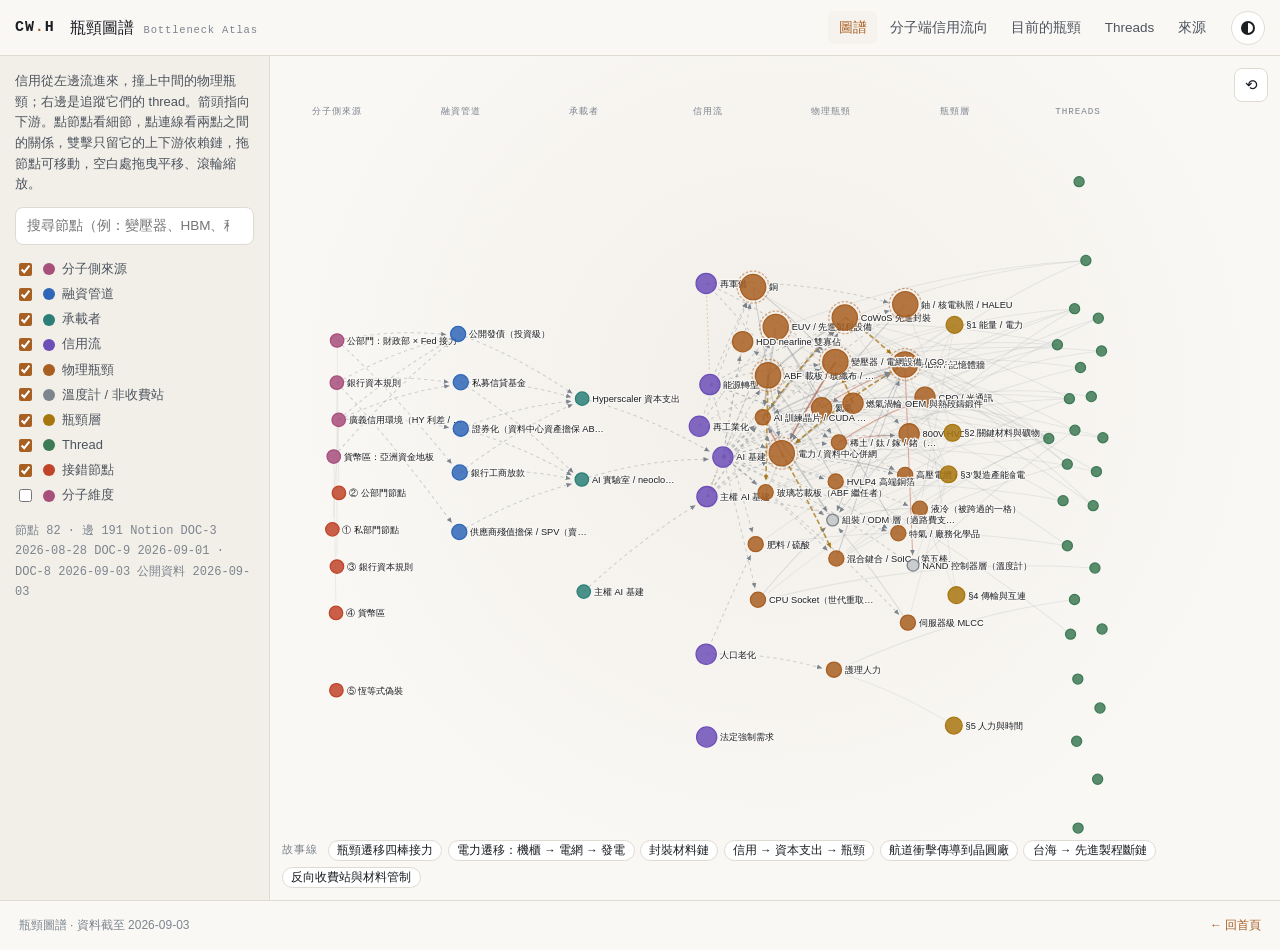
<file: atlas/index.html>
<!DOCTYPE html>
<html lang="zh-Hant">
<head>
<meta charset="utf-8">
<meta name="viewport" content="width=device-width, initial-scale=1">
<title>瓶頸圖譜 · Chen-Wei Hsiung</title>
<meta name="description" content="物理瓶頸 × 信用流的互動圖譜：分母側的物理瓶頸、分子側的信用流向、目前卡住的環節，以及追蹤它們的 thread。資料來自個人 Notion 知識庫與 2026-09 的公開資料。">
<meta property="og:title" content="瓶頸圖譜">
<meta property="og:description" content="在信用抵達之前，先看清它會撞上哪一道牆。">
<link rel="stylesheet" href="atlas.css">
<link rel="icon" href="data:image/svg+xml,<svg xmlns='http://www.w3.org/2000/svg' viewBox='0 0 100 100'><rect width='100' height='100' rx='20' fill='%230d0f12'/><circle cx='30' cy='50' r='11' fill='%23d4884a'/><circle cx='70' cy='30' r='8' fill='%23e0603f'/><circle cx='70' cy='70' r='8' fill='%235f9e78'/><path d='M40 47l22-14M40 53l22 14' stroke='%23a7aeb8' stroke-width='4'/></svg>">
<script>
(function () {
  var r = document.documentElement;
  try {
    var t = localStorage.getItem('cwh-theme');
    if (t === 'light' || t === 'dark') r.setAttribute('data-theme', t);
  } catch (e) {}
})();
</script>
</head>
<body>

<header class="topbar">
  <a class="brand" href="../" title="回首頁">CW<span class="brand-dot">.</span>H</a>
  <span class="site-title">瓶頸圖譜 <small>Bottleneck Atlas</small></span>
  <nav class="tabs" aria-label="視圖">
    <a href="#graph" data-view="graph">圖譜</a>
    <a href="#flow" data-view="flow">分子端信用流向</a>
    <a href="#now" data-view="now">目前的瓶頸</a>
    <a href="#threads" data-view="threads">Threads</a>
    <a href="#sources" data-view="sources">來源</a>
  </nav>
  <button id="themeToggle" class="theme-toggle" type="button" aria-label="切換深淺色"><span class="theme-icon" aria-hidden="true"></span></button>
</header>

<main id="main">

  <!-- ───────── 圖譜 ───────── -->
  <section id="view-graph" class="view">
    <aside class="graph-side">
      <p class="hint">信用從左邊流進來，撞上中間的物理瓶頸；右邊是追蹤它們的 thread。箭頭指向下游。點節點看細節，點連線看兩點之間的關係，雙擊只留它的上下游依賴鏈，拖節點可移動，空白處拖曳平移、滾輪縮放。</p>
      <label class="search"><input id="graphSearch" type="search" placeholder="搜尋節點（例：變壓器、HBM、租戶信用）" autocomplete="off"></label>
      <div class="legend" id="graphLegend"></div>
      <div class="graph-stats" id="graphStats"></div>
    </aside>
    <div class="graph-stage">
      <svg id="graphSvg" role="img" aria-label="瓶頸圖譜"></svg>
      <div class="graph-tools">
        <span class="graph-mode" id="graphMode"></span>
        <button type="button" id="graphExit" title="返回全圖" hidden>← 全圖</button>
        <button type="button" id="graphReset" title="重置視角">⟲</button>
      </div>
      <div class="storybar" id="storyBar"></div>
    </div>
  </section>

  <!-- ───────── 分子端信用流向 ───────── -->
  <section id="view-flow" class="view">
    <div class="wrap">
      <header class="view-head">
        <h1>分子端：信用怎麼流到瓶頸</h1>
        <p class="lede" id="flowPrinciple"></p>
      </header>
      <div class="flow-stage">
        <svg id="flowSvg" role="img" aria-label="分子端信用流向圖"></svg>
      </div>
      <p class="fig-note">線寬依公開資料的相對規模粗略示意，不是精確金額。管道上的燈號代表系統內有沒有接上儀表：✅ 有、🟡 有序列未接、🔴 無。點節點看細節。</p>

      <h2>六段傳導鏈：閥門在租戶信用，不在產出價格</h2>
      <ol class="chain" id="flowChain"></ol>
      <p class="fig-note" id="flowChainNote"></p>

      <h2>五種「接錯節點」：儀表為什麼讀起來正常</h2>
      <div class="cards" id="flowMisnodes"></div>

      <div class="two-col">
        <div>
          <h2>可抵押性分界</h2>
          <div class="cards cards-2" id="flowFork"></div>
        </div>
        <div>
          <h2>收租端鏡像</h2>
          <div class="cards" id="flowRent"></div>
        </div>
      </div>

      <h2>四個維度的台帳</h2>
      <div class="table-wrap"><table class="tbl" id="flowDims"></table></div>

      <h2>救援管道的三道閘門</h2>
      <div class="cards cards-3" id="flowGates"></div>
      <p class="callout" id="flowGatesNote"></p>

      <div class="two-col">
        <div>
          <h2>融資側頂部：七訊號組合</h2>
          <div class="card" id="flowTopform"></div>
        </div>
        <div>
          <h2>分子側行為者自陳</h2>
          <div class="card" id="flowWarsh"></div>
          <h2>判別器象限</h2>
          <div class="card" id="flowQuadrant"></div>
        </div>
      </div>
    </div>
  </section>

  <!-- ───────── 目前的瓶頸 ───────── -->
  <section id="view-now" class="view">
    <div class="wrap">
      <header class="view-head">
        <h1>目前卡住的環節</h1>
        <p class="lede">Notion 的裁決日期與公開資料的日期分開標示。燈號讀作「碰撞流數」，不是「當前緊缺度」。</p>
      </header>
      <div class="stats" id="nowStats"></div>

      <h2>Tier 1 · 多重碰撞 + 長時鐘（每週盯）</h2>
      <div class="cards" id="nowTier1"></div>
      <h2>Tier 2 · 升溫中（月度盯）</h2>
      <div class="cards" id="nowTier2"></div>
      <h2>Tier 3 · 紅色碰撞但零覆蓋（盲區）</h2>
      <div class="cards" id="nowTier3"></div>

      <h2>瓶頸遷移接力</h2>
      <ol class="relay" id="nowRelay"></ol>
      <p class="callout" id="nowRelayRule"></p>
      <div class="two-col">
        <div>
          <h3>偵測器：雙邊交期差</h3>
          <div class="card" id="nowDetector"></div>
        </div>
        <div>
          <h3>三種型別</h3>
          <div class="cards" id="nowTypes"></div>
        </div>
      </div>
      <h3>偵測器讀不到的六個具名盲區</h3>
      <div class="cards cards-3" id="nowBlind"></div>

      <h2>信用流 × 瓶頸層碰撞矩陣</h2>
      <div class="table-wrap"><table class="tbl matrix" id="nowMatrix"></table></div>
      <p class="fig-note" id="nowMatrixNote"></p>

      <h2>系統自身的量測瓶頸</h2>
      <p class="lede">分母側追的是「什麼印不出來」；這一段是「什麼量不到」。</p>
      <div class="cards" id="nowGaps"></div>
    </div>
  </section>

  <!-- ───────── Threads ───────── -->
  <section id="view-threads" class="view">
    <div class="wrap">
      <header class="view-head">
        <h1>Threads · 一條線一頁</h1>
        <p class="lede">DOC-8 登記簿：每條 thread 一列，含領域、關鍵字、一句摘要與它掛住的瓶頸節點。摘要已去除任何持倉與價位。</p>
      </header>
      <label class="search"><input id="threadSearch" type="search" placeholder="篩選 thread（名稱、領域、關鍵字）" autocomplete="off"></label>
      <div class="thread-list" id="threadList"></div>
    </div>
  </section>

  <!-- ───────── 來源 ───────── -->
  <section id="view-sources" class="view">
    <div class="wrap">
      <header class="view-head">
        <h1>來源與邊界</h1>
        <p class="lede" id="sourcesLede"></p>
      </header>
      <h2>Notion 知識庫（非公開）</h2>
      <ul class="plain" id="sourcesNotion"></ul>
      <h2>公開資料（2026-09-03 檢索）</h2>
      <ul class="plain" id="sourcesPublic"></ul>
      <h2>刻意排除</h2>
      <ul class="plain">
        <li>任何持倉、部位比例、股數、金額與帳戶結構。</li>
        <li>任何進場價位、觸發價與買賣動作。</li>
        <li>任何即時市場判讀或投資建議。本站只描述機制與量測。</li>
      </ul>
    </div>
  </section>

</main>

<aside id="panel" class="panel" aria-live="polite" hidden>
  <button type="button" class="panel-close" id="panelClose" aria-label="關閉">×</button>
  <div class="panel-body" id="panelBody"></div>
</aside>

<footer class="foot">
  <span>瓶頸圖譜 · 資料截至 <span id="asOf"></span></span>
  <a href="../">← 回首頁</a>
</footer>

<script src="data.js"></script>
<script src="atlas.js"></script>
</body>
</html>
</file>
<file: assets/styles.css>
/* ============================================================
   Chen-Wei Hsiung — personal site
   Editorial / instrument-panel aesthetic. No dependencies.
   ============================================================ */

:root {
  --bg:        #0d0f12;
  --bg-alt:    #111419;
  --surface:   #171b21;
  --surface-2: #1d222a;
  --line:      #262c35;
  --line-soft: #1f242c;
  --text:      #e9e6e0;
  --text-dim:  #a7aeb8;
  --text-mute: #737b86;
  --accent:    #d4884a;
  --accent-dim:#8a5a30;
  --hot:       #e0603f;
  --warn:      #d9a441;
  --ok:        #5f9e78;
  --maxw: 1120px;
  --serif: "Iowan Old Style", "Palatino Linotype", Palatino, Georgia,
           "Songti TC", "Noto Serif CJK TC", "PingFang TC", serif;
  --sans: -apple-system, BlinkMacSystemFont, "Segoe UI", "Helvetica Neue",
          "PingFang TC", "Noto Sans CJK TC", "Microsoft JhengHei", sans-serif;
  --mono: ui-monospace, SFMono-Regular, "SF Mono", Menlo, Consolas, monospace;
}

:root[data-theme="light"] {
  --bg:        #faf8f5;
  --bg-alt:    #f2efe9;
  --surface:   #ffffff;
  --surface-2: #f6f3ee;
  --line:      #e0dbd2;
  --line-soft: #e9e5dd;
  --text:      #1b1e23;
  --text-dim:  #4d545d;
  --text-mute: #7c848e;
  --accent:    #a85f22;
  --accent-dim:#c99a6d;
  --hot:       #bf4429;
  --warn:      #a8760f;
  --ok:        #3d7a55;
}

@media (prefers-color-scheme: light) {
  :root:not([data-theme="dark"]) {
    --bg:        #faf8f5;
    --bg-alt:    #f2efe9;
    --surface:   #ffffff;
    --surface-2: #f6f3ee;
    --line:      #e0dbd2;
    --line-soft: #e9e5dd;
    --text:      #1b1e23;
    --text-dim:  #4d545d;
    --text-mute: #7c848e;
    --accent:    #a85f22;
    --accent-dim:#c99a6d;
    --hot:       #bf4429;
    --warn:      #a8760f;
    --ok:        #3d7a55;
  }
}

* { box-sizing: border-box; }

/* ───────────── bilingual ─────────────
   Both languages ship in the markup; the inactive one is removed from the
   box tree entirely, so it also stops incrementing list counters. */
:root[data-lang="zh"] [lang="en"] { display: none; }
:root[data-lang="en"] [lang="zh"] { display: none; }
/* Before JS sets data-lang, show zh only, so nothing flashes doubled. */
:root:not([data-lang]) [lang="en"] { display: none; }

/* Escape hatch: content whose own language is the opposite of the mode it
   belongs to, e.g. the English translation shown under the Chinese headline.
   Declared after the rules above so it wins on equal specificity. */
:root[data-lang="zh"] .when-en,
:root:not([data-lang]) .when-en { display: none; }
:root[data-lang="en"] .when-zh { display: none; }
:root[data-lang="zh"] .when-zh,
:root:not([data-lang]) .when-zh,
:root[data-lang="en"] .when-en { display: block; }

html { scroll-behavior: smooth; scroll-padding-top: 82px; }
@media (prefers-reduced-motion: reduce) { html { scroll-behavior: auto; } }

body {
  margin: 0;
  background: var(--bg);
  color: var(--text);
  font-family: var(--sans);
  font-size: 17px;
  line-height: 1.75;
  -webkit-font-smoothing: antialiased;
  overflow-x: hidden;
}

a { color: inherit; }

.skip {
  position: absolute; left: -9999px; top: 0;
  background: var(--accent); color: #12100d;
  padding: 10px 16px; z-index: 200; border-radius: 0 0 6px 0;
}
.skip:focus { left: 0; }

.wrap { max-width: var(--maxw); margin: 0 auto; padding: 0 28px; }
.wrap.narrow { max-width: 760px; }

/* ───────────── top bar ───────────── */
.topbar {
  position: sticky; top: 0; z-index: 100;
  display: flex; align-items: center; gap: 20px;
  padding: 0 28px; height: 62px;
  background: color-mix(in srgb, var(--bg) 86%, transparent);
  backdrop-filter: blur(14px);
  border-bottom: 1px solid var(--line-soft);
}

.brand {
  font-family: var(--mono);
  font-size: 15px; font-weight: 700; letter-spacing: .1em;
  text-decoration: none; color: var(--text);
  flex-shrink: 0;
}
.brand-dot { color: var(--accent); }

.topnav {
  display: flex; gap: 22px; margin-left: auto;
  overflow-x: auto; scrollbar-width: none;
  -webkit-overflow-scrolling: touch;
}
.topnav::-webkit-scrollbar { display: none; }
.topnav a {
  font-size: 13.5px; color: var(--text-mute);
  text-decoration: none; white-space: nowrap;
  padding: 4px 0; border-bottom: 1px solid transparent;
  transition: color .2s, border-color .2s;
}
.topnav a:hover { color: var(--text); }
.topnav a.active { color: var(--accent); border-bottom-color: var(--accent); }

.toggles { display: flex; align-items: center; gap: 8px; flex-shrink: 0; }

.lang-toggle {
  height: 34px; min-width: 40px; padding: 0 11px;
  border: 1px solid var(--line); border-radius: 17px;
  background: transparent; cursor: pointer; color: var(--text-dim);
  font-family: var(--mono); font-size: 12px;
  letter-spacing: .08em; line-height: 1;
  transition: border-color .2s, color .2s, background .2s;
}
.lang-toggle:hover { border-color: var(--accent); color: var(--accent); background: var(--surface); }

.theme-toggle {
  flex-shrink: 0;
  width: 34px; height: 34px; border-radius: 50%;
  border: 1px solid var(--line);
  background: transparent; cursor: pointer;
  display: grid; place-items: center;
  transition: border-color .2s, background .2s;
}
.theme-toggle:hover { border-color: var(--accent); background: var(--surface); }
.theme-icon {
  width: 13px; height: 13px; border-radius: 50%;
  background: var(--accent);
  box-shadow: inset -4px -1px 0 0 var(--bg);
  transition: box-shadow .3s;
}
:root[data-theme="light"] .theme-icon { box-shadow: inset 0 0 0 0 var(--bg); }

/* ───────────── hero ───────────── */
.hero {
  padding: 96px 0 84px;
  position: relative;
  border-bottom: 1px solid var(--line-soft);
  background:
    radial-gradient(900px 420px at 12% -8%, color-mix(in srgb, var(--accent) 12%, transparent), transparent 70%),
    var(--bg);
}

.eyebrow {
  font-family: var(--mono);
  font-size: 12px; letter-spacing: .22em; text-transform: uppercase;
  color: var(--accent); margin: 0 0 20px;
}

h1 {
  font-family: var(--serif);
  font-size: clamp(2.9rem, 7.5vw, 5.1rem);
  line-height: 1.02; font-weight: 500;
  letter-spacing: -.02em; margin: 0 0 14px;
}

.role {
  font-size: clamp(1rem, 2vw, 1.18rem);
  color: var(--text-dim); margin: 0 0 40px; letter-spacing: .02em;
}
.role .sep { color: var(--accent-dim); margin: 0 6px; }

.hero-quote {
  margin: 0 0 34px; padding: 0 0 0 22px;
  border-left: 2px solid var(--accent);
  font-family: var(--serif);
  font-size: clamp(1.4rem, 3.2vw, 2rem);
  line-height: 1.45; color: var(--text);
}
.hero-quote cite {
  display: block; margin-top: 10px;
  font-family: var(--mono); font-style: normal;
  font-size: 12.5px; letter-spacing: .06em; color: var(--text-mute);
}

.lede {
  max-width: 660px; margin: 0 0 56px;
  font-size: 1.05rem; color: var(--text-dim);
}
.lede strong { color: var(--text); font-weight: 600; }

.stats {
  display: grid; gap: 20px;
  grid-template-columns: repeat(auto-fit, minmax(240px, 1fr));
  border-top: 1px solid var(--line); padding-top: 30px;
}
.stat { display: flex; flex-direction: column; gap: 8px; }
.stat-n {
  font-family: var(--serif);
  font-size: 2.6rem; line-height: 1; color: var(--accent);
}
.stat-n small {
  font-family: var(--sans); font-size: .95rem;
  color: var(--text-mute); margin-left: 6px;
}
.stat-l { font-size: .92rem; color: var(--text-dim); line-height: 1.6; }
.stat-l em {
  font-style: normal; font-size: .82rem; color: var(--text-mute);
}

/* ───────────── bands ───────────── */
.band { padding: 96px 0; border-bottom: 1px solid var(--line-soft); }
.band.alt { background: var(--bg-alt); }

.sec-num {
  font-family: var(--mono); font-size: 12px;
  letter-spacing: .2em; color: var(--accent);
  margin: 0 0 12px;
}

h2 {
  font-family: var(--serif); font-weight: 500;
  font-size: clamp(1.85rem, 4vw, 2.7rem);
  line-height: 1.2; letter-spacing: -.01em;
  margin: 0 0 18px;
}

.sec-sub {
  max-width: 700px; margin: 0 0 46px;
  color: var(--text-dim); font-size: 1rem;
}
.sec-sub strong { color: var(--text); }

.prose { max-width: 700px; }
.prose p { margin: 0 0 22px; color: var(--text-dim); }
.prose p:last-child { margin-bottom: 0; }
.prose strong { color: var(--text); font-weight: 600; }
.prose em { color: var(--text); font-style: italic; }
.prose .big {
  font-family: var(--serif);
  font-size: clamp(1.25rem, 2.6vw, 1.6rem);
  line-height: 1.5; color: var(--text); margin-bottom: 28px;
}

/* ───────────── cards ───────────── */
.cards { display: grid; gap: 20px; }
.cards.three { grid-template-columns: repeat(auto-fit, minmax(280px, 1fr)); }

.card {
  background: var(--surface);
  border: 1px solid var(--line);
  border-radius: 4px; padding: 30px 26px;
  transition: border-color .25s, transform .25s;
}
.card:hover { border-color: var(--accent-dim); transform: translateY(-2px); }
.card-tag {
  font-family: var(--mono); font-size: 11px;
  letter-spacing: .18em; text-transform: uppercase;
  color: var(--accent);
}
.card h3 {
  font-family: var(--serif); font-weight: 500;
  font-size: 1.4rem; margin: 8px 0 14px;
}
.card p { margin: 0 0 14px; font-size: .94rem; color: var(--text-dim); }
.card-note {
  margin: 0 !important; padding-top: 14px;
  border-top: 1px solid var(--line-soft);
  font-size: .87rem !important; color: var(--text-mute) !important;
}

/* ───────────── layers ───────────── */
.layers { list-style: none; margin: 0 0 40px; padding: 0; }
.layer {
  display: flex; gap: 26px; align-items: flex-start;
  padding: 26px 0; border-top: 1px solid var(--line);
}
.layer:last-child { border-bottom: 1px solid var(--line); }
.layer-id {
  font-family: var(--mono); font-size: 1.5rem; font-weight: 700;
  color: var(--accent); flex-shrink: 0; width: 54px;
  line-height: 1.3;
}
.layer-body h3 {
  font-family: var(--serif); font-weight: 500;
  font-size: 1.35rem; margin: 0 0 8px;
}
.layer-body p { margin: 0; color: var(--text-dim); font-size: .96rem; }
.layer-body em { color: var(--text); font-style: normal; font-weight: 600; }

/* ───────────── rule box ───────────── */
.rule {
  background: var(--surface-2);
  border: 1px solid var(--line);
  border-left: 3px solid var(--accent);
  border-radius: 3px; padding: 26px 28px; margin-top: 40px;
}
.rule-label {
  display: block; font-family: var(--mono); font-size: 11px;
  letter-spacing: .18em; text-transform: uppercase;
  color: var(--accent); margin-bottom: 10px;
}
.rule p { margin: 0; color: var(--text-dim); font-size: .98rem; }
.rule strong { color: var(--text); }
.rule em { color: var(--text); font-style: italic; }

/* ───────────── mini grid ───────────── */
/* Hairline grids: cells carry their own 1px outline so a partly-filled
   last row never exposes a block of container background. */
.grid-mini, .proto-grid, .disc {
  display: grid; gap: 1px; background: transparent;
}
.mini, .proto, .disc li {
  box-shadow: 0 0 0 1px var(--line);
}

.grid-mini { grid-template-columns: repeat(auto-fit, minmax(260px, 1fr)); }
.mini { background: var(--bg-alt); padding: 26px 24px; }
.mini h4 {
  margin: 0 0 8px; font-size: 1.02rem; font-weight: 600;
  color: var(--text);
}
.mini p { margin: 0; font-size: .89rem; color: var(--text-mute); line-height: 1.65; }

/* ───────────── migration ───────────── */
.migration {
  margin: 44px 0 0; padding: 28px;
  background: var(--surface); border: 1px solid var(--line); border-radius: 4px;
}
.migration figcaption {
  font-family: var(--mono); font-size: 11px;
  letter-spacing: .18em; text-transform: uppercase;
  color: var(--text-mute); margin-bottom: 22px;
}
.mig-track {
  list-style: none; margin: 0; padding: 0;
  display: grid; gap: 14px;
  grid-template-columns: repeat(auto-fit, minmax(190px, 1fr));
}
.mig-track li {
  display: flex; flex-direction: column; gap: 6px;
  padding: 16px 18px; border-radius: 3px;
  background: var(--surface-2);
  border-top: 2px solid var(--line);
}
.mig-y {
  font-family: var(--mono); font-size: 11px;
  letter-spacing: .12em; color: var(--text-mute);
}
.mig-t { font-size: .98rem; color: var(--text); font-weight: 600; }
.mig-s {
  font-family: var(--mono); font-size: 11px; letter-spacing: .1em;
  margin-top: 2px;
}
.mig-s.eased  { color: var(--ok); }
.mig-s.easing { color: var(--warn); }
.mig-s.hot    { color: var(--hot); }
.mig-track li:has(.hot) { border-top-color: var(--hot); }
.mig-track li:has(.easing) { border-top-color: var(--warn); }
.mig-track li:has(.eased) { border-top-color: var(--ok); }

.fig-note {
  margin: 22px 0 0; padding-top: 18px;
  border-top: 1px solid var(--line-soft);
  font-size: .9rem; color: var(--text-mute);
}

/* ───────────── protocols ───────────── */
.proto-grid { grid-template-columns: repeat(auto-fit, minmax(215px, 1fr)); }
.proto {
  background: var(--bg-alt); padding: 24px 22px;
  transition: background .25s;
}
.proto:hover { background: var(--surface); }
.p-id {
  display: inline-block; font-family: var(--mono);
  font-size: 12px; font-weight: 700; letter-spacing: .08em;
  color: var(--accent);
  border: 1px solid var(--accent-dim); border-radius: 3px;
  padding: 1px 8px; margin-bottom: 12px;
}
.proto h4 { margin: 0 0 6px; font-size: 1rem; font-weight: 600; }
.proto p { margin: 0; font-size: .86rem; color: var(--text-mute); line-height: 1.6; }

/* ───────────── discipline list ───────────── */
.disc {
  list-style: none; counter-reset: d; margin: 0; padding: 0;
  grid-template-columns: repeat(auto-fit, minmax(min(340px, 100%), 1fr));
}
.disc li {
  counter-increment: d; background: var(--bg);
  padding: 26px 26px 26px 62px; position: relative;
}
.disc li::before {
  content: counter(d, decimal-leading-zero);
  position: absolute; left: 24px; top: 27px;
  font-family: var(--mono); font-size: 12px;
  color: var(--accent); letter-spacing: .06em;
}
.disc h4 { margin: 0 0 8px; font-size: 1.05rem; font-weight: 600; }
.disc p { margin: 0; font-size: .91rem; color: var(--text-dim); line-height: 1.7; }

/* ───────────── pull quote ───────────── */
.pull {
  margin: 46px auto 0; max-width: 720px; text-align: center;
  font-family: var(--serif);
  font-size: clamp(1.15rem, 2.6vw, 1.55rem);
  line-height: 1.55; color: var(--text);
  padding: 34px 24px; border-top: 1px solid var(--line);
  border-bottom: 1px solid var(--line);
}
.pull-src {
  display: block; margin-top: 18px;
  font-family: var(--mono); font-size: 11.5px;
  letter-spacing: .12em; color: var(--text-mute);
}

/* ───────────── parenting ───────────── */
.stance {
  display: grid; gap: 20px;
  grid-template-columns: repeat(auto-fit, minmax(min(440px, 100%), 1fr));
  margin-bottom: 56px;
}
.st {
  background: var(--surface); border: 1px solid var(--line);
  border-radius: 4px; padding: 30px 28px;
}
.st-n {
  font-family: var(--mono); font-size: 11px;
  letter-spacing: .2em; color: var(--accent);
}
.st h3 {
  font-family: var(--serif); font-weight: 500;
  font-size: 1.32rem; margin: 8px 0 16px; line-height: 1.35;
}
.st p { margin: 0 0 16px; font-size: .94rem; color: var(--text-dim); }
.st p:last-child { margin-bottom: 0; }
.st strong { color: var(--text); font-weight: 600; }
.st em { color: var(--text-mute); font-style: italic; }
.st-motto {
  font-family: var(--serif); font-size: 1.18rem !important;
  color: var(--accent) !important; letter-spacing: .04em;
  padding-top: 12px; border-top: 1px solid var(--line-soft);
}

.warn-block {
  border: 1px solid var(--accent-dim); border-radius: 4px;
  padding: 34px 30px; background: var(--surface-2);
}
.warn-title {
  font-family: var(--serif); font-weight: 500;
  font-size: clamp(1.25rem, 2.6vw, 1.6rem); margin: 0 0 14px;
}
.warn-block .sec-sub { margin-bottom: 34px; }
.warns {
  display: grid; gap: 24px;
  grid-template-columns: repeat(auto-fit, minmax(280px, 1fr));
}
.warn {
  padding-top: 22px; border-top: 2px solid var(--hot);
}
.warn h4 {
  margin: 0 0 14px; font-size: 1.05rem; font-weight: 600; color: var(--text);
}
.warn p { margin: 0 0 14px; font-size: .9rem; color: var(--text-dim); line-height: 1.72; }
.warn p:last-child { margin-bottom: 0; }
.warn strong { color: var(--text); }
.warn em { color: var(--text-mute); font-style: italic; }
.warn-tail {
  padding-top: 14px; border-top: 1px solid var(--line);
  color: var(--text-mute) !important; font-size: .87rem !important;
}

/* ───────────── timeline ───────────── */
.timeline { list-style: none; margin: 0 0 56px; padding: 0; }
.tl {
  display: grid; grid-template-columns: 190px 1fr; gap: 28px;
  padding: 30px 0; border-top: 1px solid var(--line);
}
.tl:last-child { border-bottom: 1px solid var(--line); }
.tl-when {
  font-family: var(--mono); font-size: 12.5px;
  letter-spacing: .06em; color: var(--accent); padding-top: 5px;
}
.tl-body h3 {
  font-family: var(--serif); font-weight: 500;
  font-size: 1.28rem; margin: 0 0 10px; line-height: 1.4;
}
.tl-role {
  display: block; font-family: var(--mono);
  font-size: 11.5px; letter-spacing: .1em; text-transform: uppercase;
  color: var(--text-mute); margin-top: 5px;
}
.tl-body p { margin: 0; font-size: .93rem; color: var(--text-dim); }

.edu-row {
  display: grid; gap: 20px;
  grid-template-columns: repeat(auto-fit, minmax(250px, 1fr));
}
.edu {
  padding: 22px 24px; background: var(--surface);
  border: 1px solid var(--line); border-radius: 4px;
}
.edu h4 { margin: 0 0 6px; font-size: 1rem; font-weight: 600; }
.edu p { margin: 0; font-size: .87rem; color: var(--text-mute); line-height: 1.65; }

.footnote {
  margin-top: 34px; padding: 24px 26px;
  border-left: 2px solid var(--accent-dim);
  background: var(--surface-2); border-radius: 0 3px 3px 0;
}
.fn-mark {
  display: block; font-family: var(--mono); font-size: 11px;
  letter-spacing: .18em; color: var(--text-mute); margin-bottom: 8px;
}
.footnote p { margin: 0; font-size: .92rem; color: var(--text-dim); }

/* ───────────── books ───────────── */
.books { list-style: none; margin: 0; padding: 0; }
.books li {
  padding: 20px 0; border-top: 1px solid var(--line);
  font-size: .96rem;
}
.books li:last-child { border-bottom: 1px solid var(--line); }
.books strong { color: var(--text); font-weight: 600; }
.books em { color: var(--accent); font-style: italic; }
.books span {
  display: block; margin-top: 6px;
  font-size: .87rem; color: var(--text-mute); line-height: 1.65;
}
.books span.contra { color: var(--hot); }

/* ───────────── contact ───────────── */
.contact { border-bottom: none; }
.links { display: grid; gap: 12px; margin-top: 34px; }
.lnk {
  display: flex; align-items: baseline; gap: 18px;
  padding: 18px 22px; text-decoration: none;
  background: var(--surface); border: 1px solid var(--line);
  border-radius: 4px;
  transition: border-color .2s, transform .2s;
}
a.lnk:hover { border-color: var(--accent); transform: translateX(3px); }
.lnk-k {
  font-family: var(--mono); font-size: 11px;
  letter-spacing: .18em; text-transform: uppercase;
  color: var(--text-mute); width: 92px; flex-shrink: 0;
}
.lnk-v { font-size: 1rem; color: var(--text); }
a.lnk:hover .lnk-v { color: var(--accent); }
.lnk.static { cursor: default; }

/* ───────────── footer ───────────── */
.foot {
  padding: 40px 0 56px; border-top: 1px solid var(--line-soft);
  background: var(--bg-alt);
}
.foot p { margin: 0; font-size: .84rem; color: var(--text-mute); }
.foot-note { margin-top: 6px !important; font-size: .8rem !important; }

/* ───────────── reveal ───────────── */
/* Only hide content once JS has confirmed it is alive and able to reveal it
   again. Without the .js class every .reveal is simply visible. */
.js .reveal {
  opacity: 0; transform: translateY(14px);
  transition: opacity .6s ease, transform .6s ease;
}
.reveal.in { opacity: 1; transform: none; }
@media (prefers-reduced-motion: reduce) {
  .js .reveal { opacity: 1; transform: none; transition: none; }
}

/* ───────────── responsive ───────────── */
@media (max-width: 900px) {
  .topnav { display: none; }
}
@media (max-width: 680px) {
  body { font-size: 16px; }
  .wrap { padding: 0 20px; }
  .topbar { padding: 0 20px; }
  .hero { padding: 64px 0 56px; }
  .band { padding: 68px 0; }
  .tl { grid-template-columns: 1fr; gap: 10px; }
  .tl-when { padding-top: 0; }
  .disc li { padding: 22px 22px 22px 56px; }
  .warn-block { padding: 26px 22px; }
  .lnk { flex-direction: column; gap: 4px; }
  .lnk-k { width: auto; }
}

/* ───────────── atlas call-to-action ───────────── */
.atlas-cta { margin: 2.2rem 0 0; display: flex; flex-direction: column; gap: .6rem; align-items: flex-start; }
.atlas-cta a {
  display: inline-block; padding: .65rem 1.2rem; border-radius: 10px;
  border: 1px solid var(--accent); color: var(--accent); font-weight: 600; text-decoration: none;
  background: var(--surface); transition: background .15s, color .15s;
}
.atlas-cta a:hover { background: var(--accent); color: var(--bg); }
.atlas-cta-note { color: var(--text-dim); font-size: .9rem; max-width: 60ch; }
</file>
<file: atlas/atlas.css>
/* 瓶頸圖譜 — 與主站共用同一組色彩代號（深色預設，淺色覆寫）。無外部相依。 */
:root {
  --bg:#0d0f12; --bg-alt:#111419; --surface:#171b21; --surface-2:#1d222a;
  --line:#262c35; --line-soft:#1f242c; --text:#e9e6e0; --text-dim:#a7aeb8; --text-mute:#737b86;
  --accent:#d4884a; --accent-dim:#8a5a30; --hot:#e0603f; --warn:#d9a441; --ok:#5f9e78;
  --blue:#5b8dd6; --violet:#9b7bd6; --teal:#4fa8a0; --pink:#c96b9c;
  --serif:"Iowan Old Style","Palatino Linotype",Palatino,Georgia,"Songti TC","Noto Serif CJK TC","PingFang TC",serif;
  --sans:-apple-system,BlinkMacSystemFont,"Segoe UI","Helvetica Neue","PingFang TC","Noto Sans CJK TC","Microsoft JhengHei",sans-serif;
  --mono:ui-monospace,SFMono-Regular,"SF Mono",Menlo,Consolas,monospace;
  --top:56px;
}
:root[data-theme="light"] {
  --bg:#faf8f5; --bg-alt:#f2efe9; --surface:#ffffff; --surface-2:#f6f3ee;
  --line:#e0dbd2; --line-soft:#e9e5dd; --text:#1b1e23; --text-dim:#4d545d; --text-mute:#7c848e;
  --accent:#a85f22; --accent-dim:#c99a6d; --hot:#bf4429; --warn:#a8760f; --ok:#3d7a55;
  --blue:#2f66b8; --violet:#6d4fb8; --teal:#2b7f78; --pink:#a84f7c;
}
@media (prefers-color-scheme: light) {
  :root:not([data-theme="dark"]) {
    --bg:#faf8f5; --bg-alt:#f2efe9; --surface:#ffffff; --surface-2:#f6f3ee;
    --line:#e0dbd2; --line-soft:#e9e5dd; --text:#1b1e23; --text-dim:#4d545d; --text-mute:#7c848e;
    --accent:#a85f22; --accent-dim:#c99a6d; --hot:#bf4429; --warn:#a8760f; --ok:#3d7a55;
    --blue:#2f66b8; --violet:#6d4fb8; --teal:#2b7f78; --pink:#a84f7c;
  }
}

* { box-sizing:border-box; }
html, body { margin:0; background:var(--bg); color:var(--text); font-family:var(--sans); font-size:15px; line-height:1.6; }
a { color:var(--accent); text-decoration:none; }
a:hover { text-decoration:underline; }
h1, h2, h3 { font-family:var(--serif); font-weight:600; letter-spacing:.01em; margin:0; }
h1 { font-size:1.7rem; }
h2 { font-size:1.25rem; margin-top:2.2rem; margin-bottom:.8rem; padding-bottom:.35rem; border-bottom:1px solid var(--line); }
h3 { font-size:1.05rem; margin-top:1.4rem; margin-bottom:.6rem; }
small { color:var(--text-mute); }
code { font-family:var(--mono); font-size:.85em; color:var(--text-dim); }

/* ───────── 頂欄 ───────── */
.topbar { position:sticky; top:0; z-index:30; height:var(--top); display:flex; align-items:center; gap:1rem; padding:0 1rem;
  background:color-mix(in srgb, var(--bg) 88%, transparent); backdrop-filter:blur(10px); border-bottom:1px solid var(--line); }
.brand { font-family:var(--mono); font-weight:700; letter-spacing:.06em; color:var(--text); }
.brand-dot { color:var(--accent); }
.site-title { font-family:var(--serif); font-size:1.05rem; white-space:nowrap; }
.site-title small { margin-left:.4rem; font-family:var(--mono); font-size:.7rem; letter-spacing:.08em; }
.tabs { display:flex; gap:.15rem; margin-left:auto; overflow-x:auto; }
.tabs a { padding:.35rem .7rem; border-radius:6px; color:var(--text-dim); font-size:.9rem; white-space:nowrap; }
.tabs a:hover { color:var(--text); text-decoration:none; background:var(--surface); }
.tabs a.active { color:var(--accent); background:var(--surface-2); }
.theme-toggle { width:34px; height:34px; border-radius:50%; border:1px solid var(--line); background:var(--surface); cursor:pointer; display:grid; place-items:center; }
.theme-icon { width:14px; height:14px; border-radius:50%; background:linear-gradient(90deg, var(--text) 50%, transparent 50%); border:2px solid var(--text); }

/* ───────── 視圖 ───────── */
.view { display:none; }
.view.active { display:block; }
.wrap { max-width:1120px; margin:0 auto; padding:2rem 1.25rem 4rem; }
.view-head { margin-bottom:1.2rem; }
.lede { color:var(--text-dim); max-width:70ch; margin:.5rem 0 0; }
.hint { color:var(--text-dim); font-size:.86rem; margin:0 0 .8rem; }
.fig-note { color:var(--text-mute); font-size:.82rem; margin:.5rem 0 0; }
.callout { border-left:3px solid var(--accent); background:var(--surface); padding:.7rem 1rem; border-radius:0 8px 8px 0; color:var(--text-dim); font-size:.92rem; }
.two-col { display:grid; grid-template-columns:1fr 1fr; gap:1.5rem; }
@media (max-width: 860px) { .two-col { grid-template-columns:1fr; } }

/* ───────── 圖譜 ───────── */
#view-graph.active { display:grid; grid-template-columns:270px 1fr; height:calc(100vh - var(--top)); }
.graph-side { border-right:1px solid var(--line); padding:1rem; overflow:auto; background:var(--bg-alt); }
.graph-stage { position:relative; overflow:hidden; background:radial-gradient(ellipse at 50% 40%, var(--bg-alt), var(--bg) 70%); }
#graphSvg { width:100%; height:100%; display:block; cursor:grab; touch-action:none; }
#graphSvg.dragging { cursor:grabbing; }
.graph-tools { position:absolute; right:.8rem; top:.8rem; display:flex; gap:.4rem; }
.graph-tools button { width:34px; height:34px; border-radius:8px; border:1px solid var(--line); background:var(--surface); color:var(--text); cursor:pointer; font-size:1rem; }
.search { display:block; margin-bottom:.9rem; }
.search input { width:100%; padding:.5rem .7rem; border-radius:8px; border:1px solid var(--line); background:var(--surface); color:var(--text); font:inherit; font-size:.9rem; }
.legend { display:flex; flex-direction:column; gap:.3rem; margin-bottom:1rem; }
.legend label { display:flex; align-items:center; gap:.5rem; font-size:.86rem; color:var(--text-dim); cursor:pointer; }
.legend input { accent-color:var(--accent); }
.legend .sw { width:12px; height:12px; border-radius:50%; flex:none; }
.graph-stats { font-size:.8rem; color:var(--text-mute); font-family:var(--mono); line-height:1.7; }
@media (max-width: 860px) {
  #view-graph.active { grid-template-columns:1fr; grid-template-rows:auto 1fr; height:auto; }
  .graph-side { border-right:0; border-bottom:1px solid var(--line); }
  .graph-stage { height:70vh; }
  .legend { flex-direction:row; flex-wrap:wrap; gap:.4rem .9rem; }
}

/* SVG 節點樣式 */
.gnode { cursor:grab; }
.gnode.drag { cursor:grabbing; }
.gnode.drag circle { stroke:var(--text); stroke-width:3; }
.gnode circle { stroke-width:1.5; transition:opacity .2s; }
.gnode text { font-family:var(--sans); font-size:11px; fill:var(--text); paint-order:stroke; stroke:var(--bg); stroke-width:3px; stroke-linejoin:round; pointer-events:none; }
.gnode.dim { opacity:.14; }
.gnode.hit circle { stroke:var(--text); stroke-width:3; }
.gnode.selected circle { stroke:var(--text); stroke-width:3.5; }
.gedge { stroke:var(--text-mute); stroke-opacity:.35; fill:none; transition:stroke-opacity .2s; stroke-width:1.2; }
.gedge.s-high { stroke-width:2; }
.gedge.s-low { stroke-opacity:.22; }
.gedge.constrains { stroke:var(--hot); stroke-opacity:.45; }
.gedge.competes_with { stroke:var(--warn); stroke-dasharray:2 3; }
.gedge.migrates_to { stroke:var(--warn); stroke-dasharray:6 3; stroke-width:2; stroke-opacity:.75; }
.gedge.collides, .gedge.funds, .gedge.spends { stroke-dasharray:4 4; }
.gedge.tracks { stroke-opacity:.15; }
.gedge.contains { stroke-opacity:.12; }
.gedge.hidden, .gedge-hit.hidden, .gnode.hidden, .gcols.hidden { display:none; }
.gnode.t-thread text { opacity:0; transition:opacity .15s; }
.gnode.t-thread:hover text, .gnode.t-thread.selected text, .gnode.t-thread.near text, .gnode.t-thread.hit text { opacity:1; }
.gedge.dim { stroke-opacity:.05; }
.gedge-hit { stroke:transparent; stroke-width:16; fill:none; pointer-events:stroke; cursor:pointer; }
.gedge.hover { stroke-opacity:.95; stroke-width:2.5; }
.gedge.selected { stroke:var(--accent); stroke-opacity:1; stroke-width:3; }
.panel-body h3 .arrow { color:var(--text-mute); font-family:var(--mono); margin:0 .2rem; }
.panel-body h3 .chip { font-size:.95rem; font-family:var(--serif); }
.gedge.hot { stroke:var(--accent); stroke-opacity:.9; }
.gcol-label { font-family:var(--mono); font-size:11px; letter-spacing:.1em; fill:var(--text-mute); text-anchor:middle; }

/* ───────── 流向圖 ───────── */
.flow-stage { background:var(--bg-alt); border:1px solid var(--line); border-radius:12px; overflow-x:auto; }
#flowSvg { display:block; width:100%; min-width:960px; height:auto; }
.fnode { cursor:pointer; }
.fnode rect { fill:var(--surface); stroke:var(--line); stroke-width:1.2; rx:8; }
.fnode:hover rect, .fnode.selected rect { stroke:var(--accent); stroke-width:2; }
.fnode text { font-family:var(--sans); font-size:12px; fill:var(--text); pointer-events:none; }
.fnode .sub { font-size:10px; fill:var(--text-mute); }
.flink { fill:none; stroke:var(--accent); stroke-opacity:.28; }
.flink.pipe { stroke:var(--blue); }
.flink.tenant { stroke:var(--teal); }
.flink.fork { stroke:var(--accent); }
.flink.dead { stroke:var(--text-mute); stroke-dasharray:5 5; stroke-opacity:.5; }
.fcol { font-family:var(--mono); font-size:11px; letter-spacing:.1em; fill:var(--text-mute); }
.fbadge { font-size:11px; }
.fmis { font-family:var(--mono); font-size:11px; fill:var(--hot); font-weight:700; }

.chain { display:grid; grid-template-columns:repeat(6, 1fr); gap:.5rem; list-style:none; padding:0; margin:0; counter-reset:c; }
.chain li { background:var(--surface); border:1px solid var(--line); border-radius:10px; padding:.7rem .8rem; font-size:.86rem; position:relative; }
.chain li .n { font-family:var(--mono); color:var(--text-mute); font-size:.75rem; display:block; }
.chain li.blind { border-style:dashed; color:var(--text-dim); }
.chain li.blind::after { content:'看不見'; position:absolute; top:.5rem; right:.6rem; font-size:.7rem; color:var(--hot); font-family:var(--mono); }
.chain li.valve { border-color:var(--hot); }
.chain li.valve .n::after { content:' 閥門'; color:var(--hot); }
@media (max-width: 860px) { .chain { grid-template-columns:repeat(2,1fr); } }

/* ───────── 卡片 ───────── */
.cards { display:grid; grid-template-columns:repeat(auto-fill, minmax(300px, 1fr)); gap:.9rem; }
.cards-2 { grid-template-columns:repeat(auto-fill, minmax(240px, 1fr)); }
.cards-3 { grid-template-columns:repeat(auto-fill, minmax(260px, 1fr)); }
.card { background:var(--surface); border:1px solid var(--line); border-radius:12px; padding:.95rem 1.05rem; font-size:.9rem; }
.card.clickable { cursor:pointer; transition:border-color .15s, transform .15s; }
.card.clickable:hover { border-color:var(--accent); transform:translateY(-1px); }
.card h4 { margin:0 0 .35rem; font-family:var(--serif); font-size:1.02rem; font-weight:600; }
.card p { margin:.35rem 0; color:var(--text-dim); }
.card .meta { display:flex; flex-wrap:wrap; gap:.35rem; margin:.4rem 0; }
.card .tag, .badge { display:inline-block; padding:.1rem .5rem; border-radius:999px; font-size:.74rem; border:1px solid var(--line); color:var(--text-dim); background:var(--bg-alt); white-space:nowrap; }
.badge.t1 { border-color:var(--hot); color:var(--hot); }
.badge.t2 { border-color:var(--warn); color:var(--warn); }
.badge.t3 { border-color:var(--text-mute); }
.badge.acc { border-color:var(--accent); color:var(--accent); }
.badge.ok { border-color:var(--ok); color:var(--ok); }
.reading { border-left:3px solid var(--line); padding:.35rem .7rem; margin:.45rem 0; font-size:.86rem; }
.reading.notion { border-color:var(--violet); }
.reading.public { border-color:var(--ok); }
.reading .src { display:block; font-size:.76rem; color:var(--text-mute); font-family:var(--mono); margin-top:.2rem; }
.stats { display:grid; grid-template-columns:repeat(auto-fit, minmax(190px,1fr)); gap:.8rem; margin:1rem 0 .5rem; }
.stat { background:var(--surface); border:1px solid var(--line); border-radius:12px; padding:.8rem 1rem; }
.stat .n { font-family:var(--serif); font-size:1.5rem; color:var(--accent); }
.stat .l { font-size:.8rem; color:var(--text-dim); }
.stat .d { font-size:.72rem; color:var(--text-mute); font-family:var(--mono); }

/* 接力 */
.relay { list-style:none; padding:0; margin:0; display:grid; grid-template-columns:repeat(5,1fr); gap:.5rem; }
.relay li { background:var(--surface); border:1px solid var(--line); border-radius:10px; padding:.7rem .8rem; font-size:.86rem; cursor:pointer; position:relative; }
.relay li .y { font-family:var(--mono); font-size:.75rem; color:var(--text-mute); }
.relay li .s { display:inline-block; margin-top:.3rem; font-size:.72rem; padding:.05rem .45rem; border-radius:999px; border:1px solid var(--line); }
.relay li.done .s { color:var(--ok); border-color:var(--ok); }
.relay li.live .s { color:var(--hot); border-color:var(--hot); }
.relay li.open { border-style:dashed; }
.relay li.open .s { color:var(--warn); border-color:var(--warn); }
.relay li:hover { border-color:var(--accent); }
@media (max-width: 860px) { .relay { grid-template-columns:repeat(2,1fr); } }

/* 表格 */
.table-wrap { overflow-x:auto; border:1px solid var(--line); border-radius:12px; }
.tbl { border-collapse:collapse; width:100%; font-size:.86rem; }
.tbl th, .tbl td { padding:.5rem .7rem; border-bottom:1px solid var(--line-soft); text-align:left; vertical-align:top; }
.tbl th { background:var(--surface-2); font-weight:600; font-size:.8rem; color:var(--text-dim); white-space:nowrap; }
.tbl tr:last-child td { border-bottom:0; }
.matrix td { white-space:nowrap; }
.matrix td.row-head { font-weight:600; color:var(--text); }

/* thread 列表 */
.thread-list { display:flex; flex-direction:column; gap:.6rem; margin-top:1rem; }
.thread { background:var(--surface); border:1px solid var(--line); border-radius:12px; padding:.8rem 1rem; cursor:pointer; }
.thread:hover { border-color:var(--accent); }
.thread .name { font-family:var(--mono); font-size:.86rem; color:var(--accent); }
.thread .status { font-size:.78rem; color:var(--text-dim); margin-left:.5rem; }
.thread .sum { color:var(--text-dim); font-size:.88rem; margin:.35rem 0 .3rem; }
.thread .kw { display:flex; flex-wrap:wrap; gap:.3rem; }
.thread .kw span { font-size:.72rem; padding:.05rem .45rem; border-radius:999px; background:var(--bg-alt); border:1px solid var(--line-soft); color:var(--text-mute); }
.plain { padding-left:1.2rem; color:var(--text-dim); }
.plain li { margin:.3rem 0; }

/* ───────── 側欄 ───────── */
.panel { position:fixed; top:var(--top); right:0; bottom:0; width:min(420px, 100%); background:var(--surface); border-left:1px solid var(--line);
  box-shadow:-12px 0 30px rgba(0,0,0,.25); z-index:25; overflow:auto; transform:translateX(0); }
.panel[hidden] { display:none; }
.panel-close { position:sticky; top:.5rem; float:right; margin:.5rem .5rem 0 0; width:32px; height:32px; border-radius:50%; border:1px solid var(--line); background:var(--surface-2); color:var(--text); cursor:pointer; font-size:1.1rem; z-index:2; }
.panel-body { padding:1rem 1.2rem 2rem; font-size:.9rem; }
.panel-body h3 { font-size:1.2rem; margin:.4rem 0 .5rem; }
.panel-body .type { font-family:var(--mono); font-size:.72rem; letter-spacing:.1em; color:var(--text-mute); text-transform:uppercase; }
.panel-body p { color:var(--text-dim); margin:.45rem 0; }
.panel-body .kv { display:grid; grid-template-columns:5.5em 1fr; gap:.25rem .6rem; margin:.6rem 0; font-size:.86rem; }
.panel-body .kv dt { color:var(--text-mute); }
.panel-body .kv dd { margin:0; }
.panel-body h5 { margin:.9rem 0 .3rem; font-size:.8rem; letter-spacing:.08em; color:var(--text-mute); text-transform:uppercase; font-family:var(--mono); }
.chips { display:flex; flex-wrap:wrap; gap:.35rem; }
.chip { font-size:.78rem; padding:.15rem .55rem; border-radius:999px; border:1px solid var(--line); background:var(--bg-alt); color:var(--text); cursor:pointer; }
.chip:hover { border-color:var(--accent); color:var(--accent); }
.panel-body table { width:100%; border-collapse:collapse; font-size:.82rem; }
.panel-body td { padding:.3rem .4rem; border-bottom:1px solid var(--line-soft); vertical-align:top; }
.panel-body td:first-child { font-weight:600; white-space:nowrap; }
.notion-ref { font-family:var(--mono); font-size:.74rem; color:var(--text-mute); margin-top:1rem; }

/* 頁尾 */
.foot { display:flex; justify-content:space-between; padding:1rem 1.25rem; border-top:1px solid var(--line); color:var(--text-mute); font-size:.8rem; }
#view-graph.active ~ .foot { display:none; }

/* 圖譜模式列與故事線 */
.graph-mode { align-self:center; font-family:var(--mono); font-size:.75rem; color:var(--accent); background:var(--surface); border:1px solid var(--line); border-radius:8px; padding:.35rem .6rem; max-width:40vw; overflow:hidden; text-overflow:ellipsis; white-space:nowrap; }
.graph-mode:empty { display:none; }
.graph-tools button#graphExit { width:auto; padding:0 .7rem; font-size:.85rem; }
.storybar { position:absolute; left:.8rem; right:.8rem; bottom:.8rem; display:flex; flex-wrap:wrap; align-items:center; gap:.35rem; pointer-events:none; }
.storybar > * { pointer-events:auto; }
.storybar .story-label { font-family:var(--mono); font-size:.7rem; letter-spacing:.1em; color:var(--text-mute); margin-right:.3rem; }
.storybar .chip { background:var(--surface); font-family:inherit; }
.storybar .chip.active { background:var(--accent); color:var(--bg); border-color:var(--accent); }
.btn-row { display:flex; gap:.5rem; flex-wrap:wrap; margin:.5rem 0 .8rem; }
.btn-focus { display:inline-block; padding:.45rem .9rem; border-radius:8px; border:1px solid var(--accent); background:var(--accent); color:var(--bg); font:inherit; font-size:.85rem; font-weight:600; cursor:pointer; margin:.4rem 0 .6rem; }
.btn-focus.ghost { background:transparent; color:var(--accent); }
.btn-focus:hover { filter:brightness(1.08); }
.rels { list-style:none; padding:0; margin:.2rem 0 .6rem; display:flex; flex-direction:column; gap:.35rem; }
.rels li { font-size:.84rem; line-height:1.5; }
.rels .rel { font-family:var(--mono); font-size:.7rem; letter-spacing:.08em; color:var(--accent); border:1px solid var(--line); border-radius:4px; padding:.05rem .35rem; margin-right:.25rem; }
.rels .rel.hop { color:var(--text-mute); }
.rels .why { display:block; color:var(--text-dim); font-size:.8rem; margin-top:.1rem; padding-left:.2rem; }
.facts { list-style:none; padding:0; margin:.2rem 0 .6rem; display:flex; flex-direction:column; gap:.45rem; }
.facts li { font-size:.84rem; line-height:1.5; border-left:3px solid var(--ok); padding:.2rem .7rem; }
.facts li b { color:var(--text); font-variant-numeric:tabular-nums; }
.facts .src { display:block; font-family:var(--mono); font-size:.72rem; color:var(--text-mute); margin-top:.15rem; }
.story-steps { padding-left:1.4rem; margin:.3rem 0; display:flex; flex-direction:column; gap:.35rem; font-size:.86rem; }
/* 側欄開啟時，圖譜的工具列與故事線列往左讓位 */
body:has(#panel:not([hidden])) .graph-tools { right: calc(min(420px, 100%) + .8rem); }
body:has(#panel:not([hidden])) .storybar { right: calc(min(420px, 100%) + .8rem); }
@media (max-width: 860px) {
  body:has(#panel:not([hidden])) .graph-tools, body:has(#panel:not([hidden])) .storybar { right: .8rem; }
}
</file>
